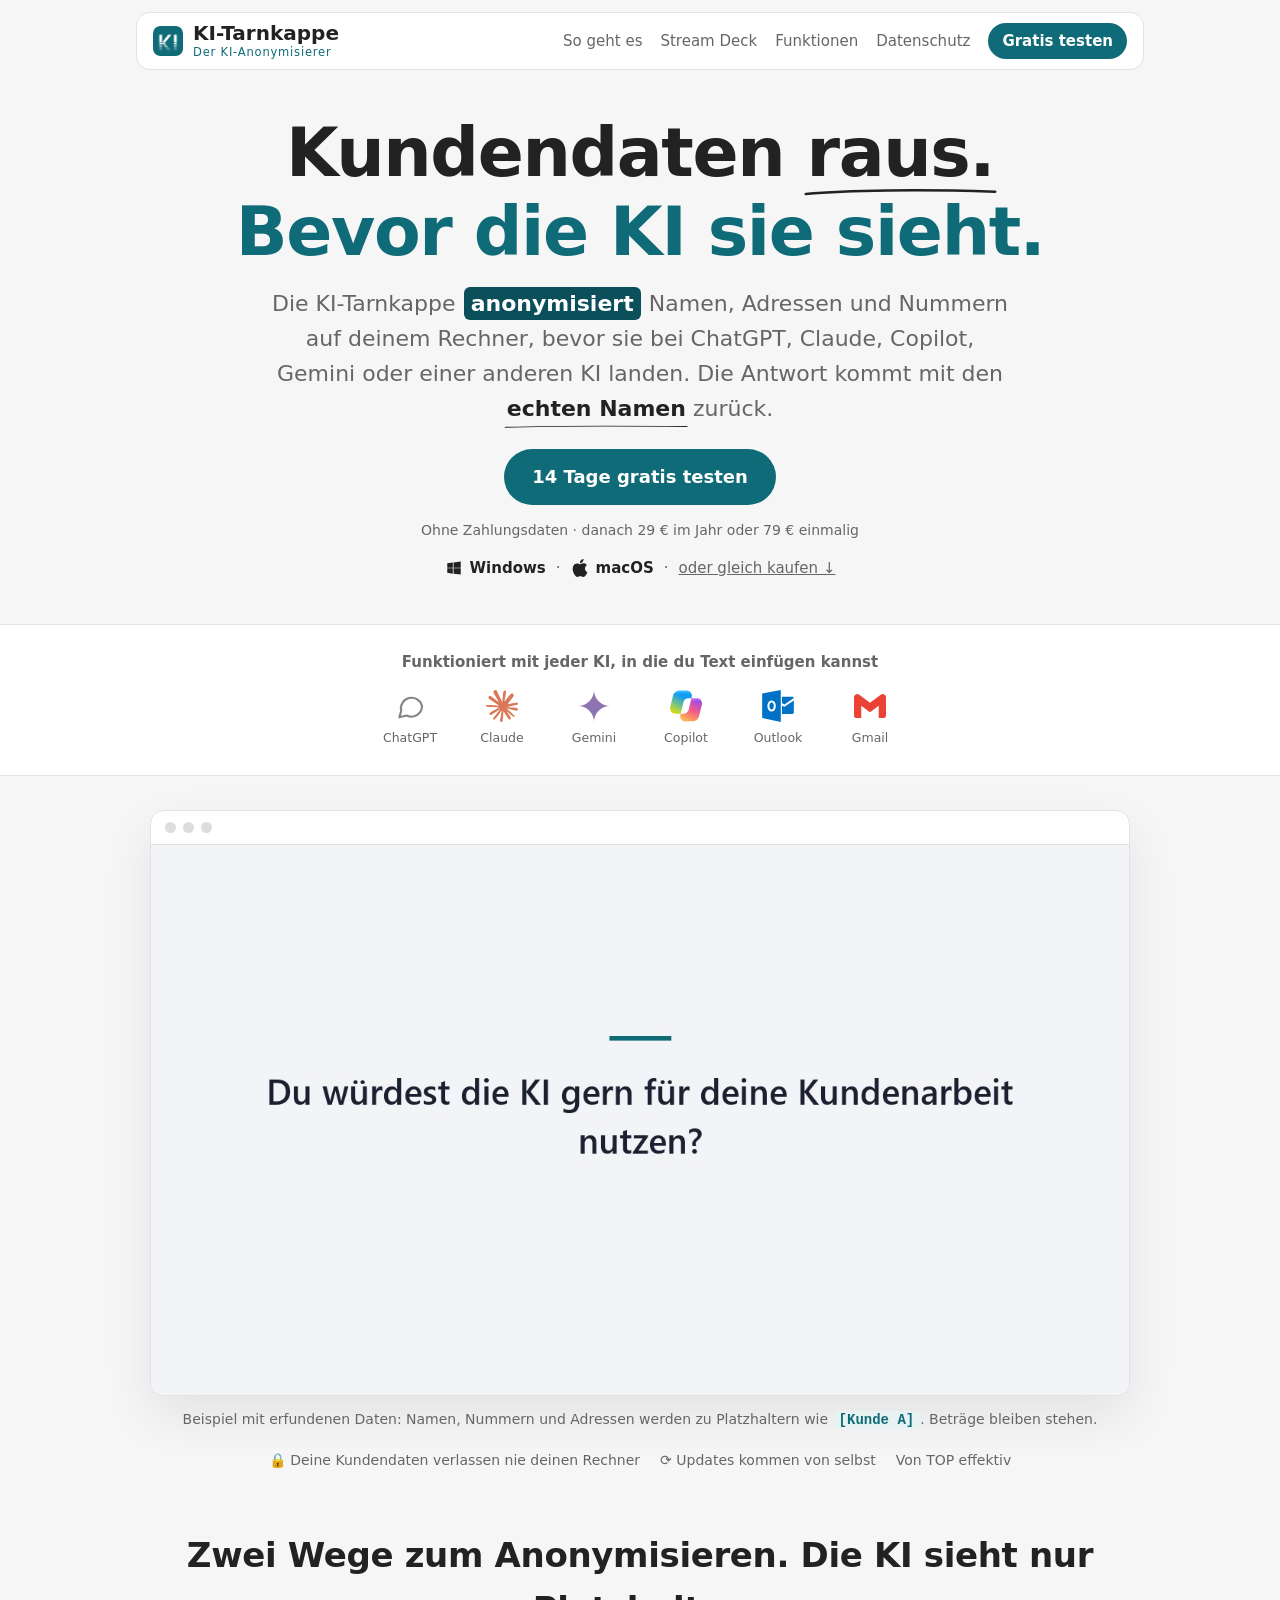
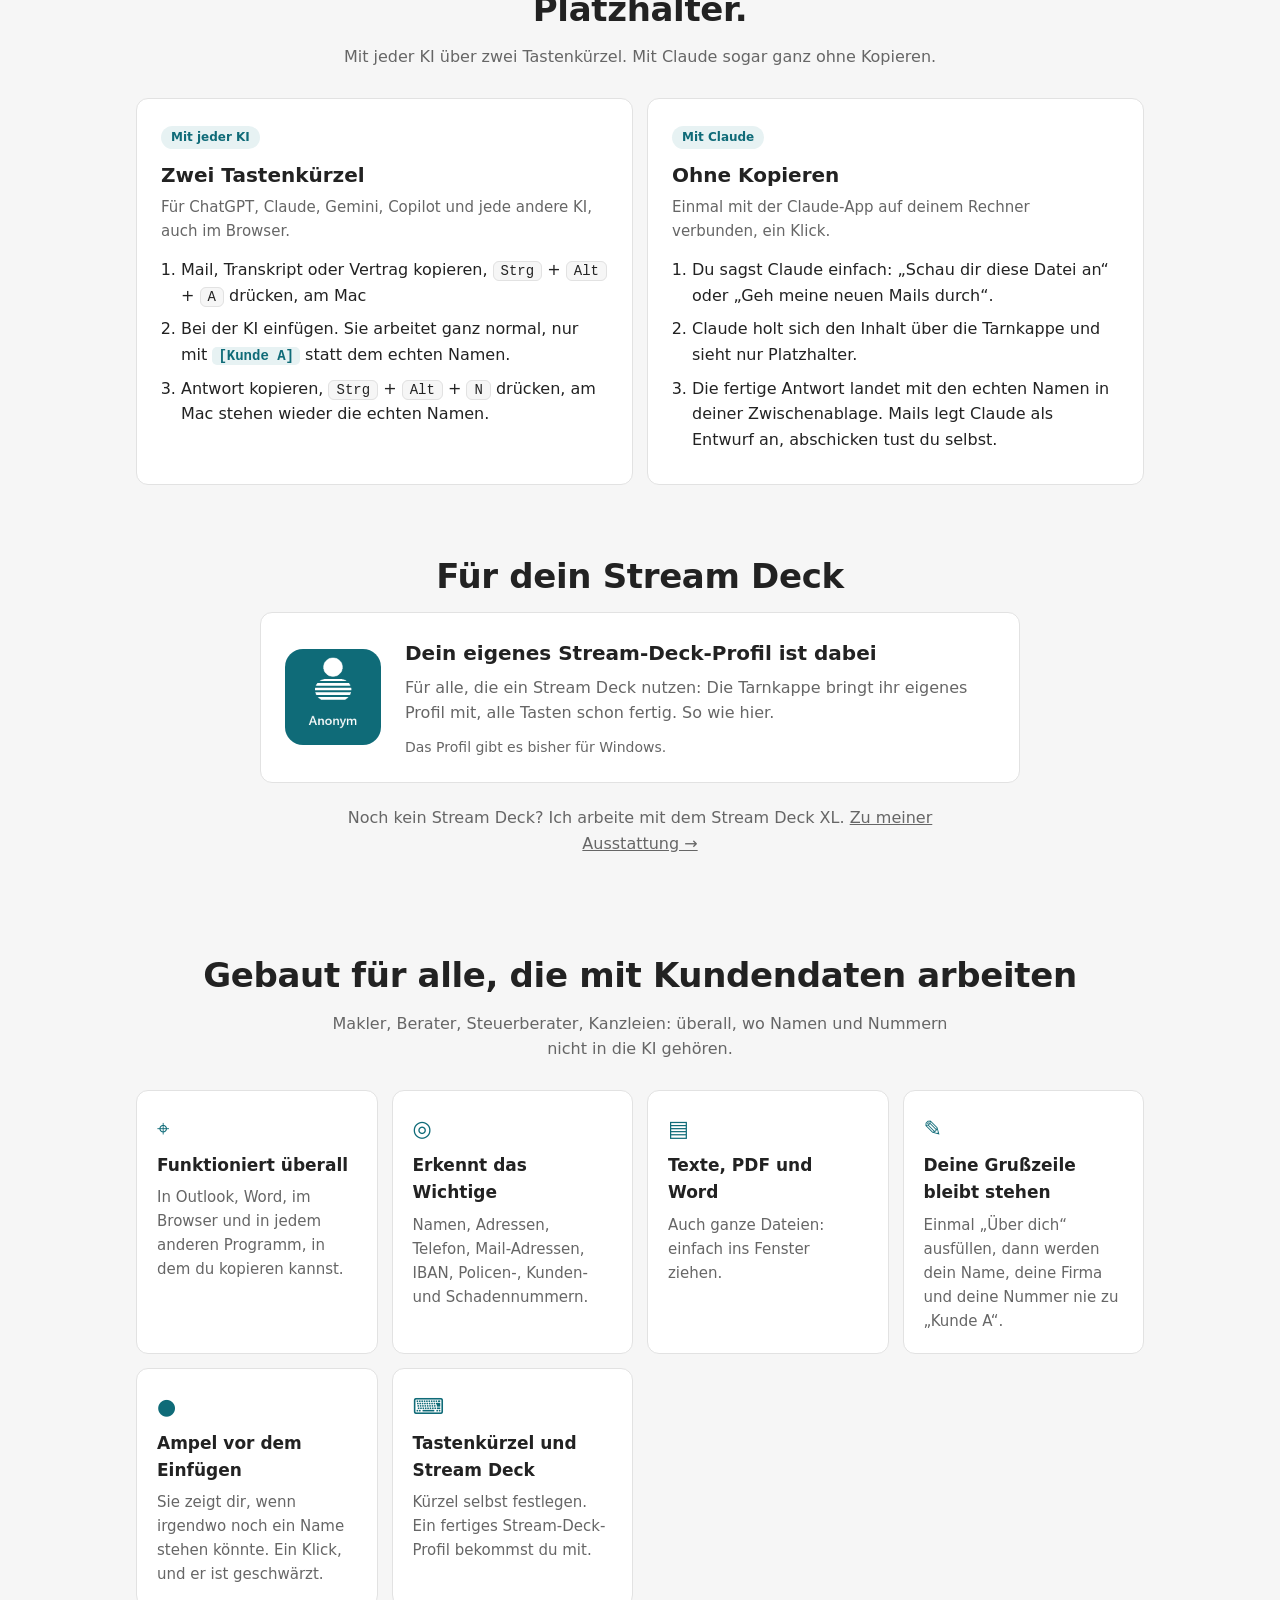
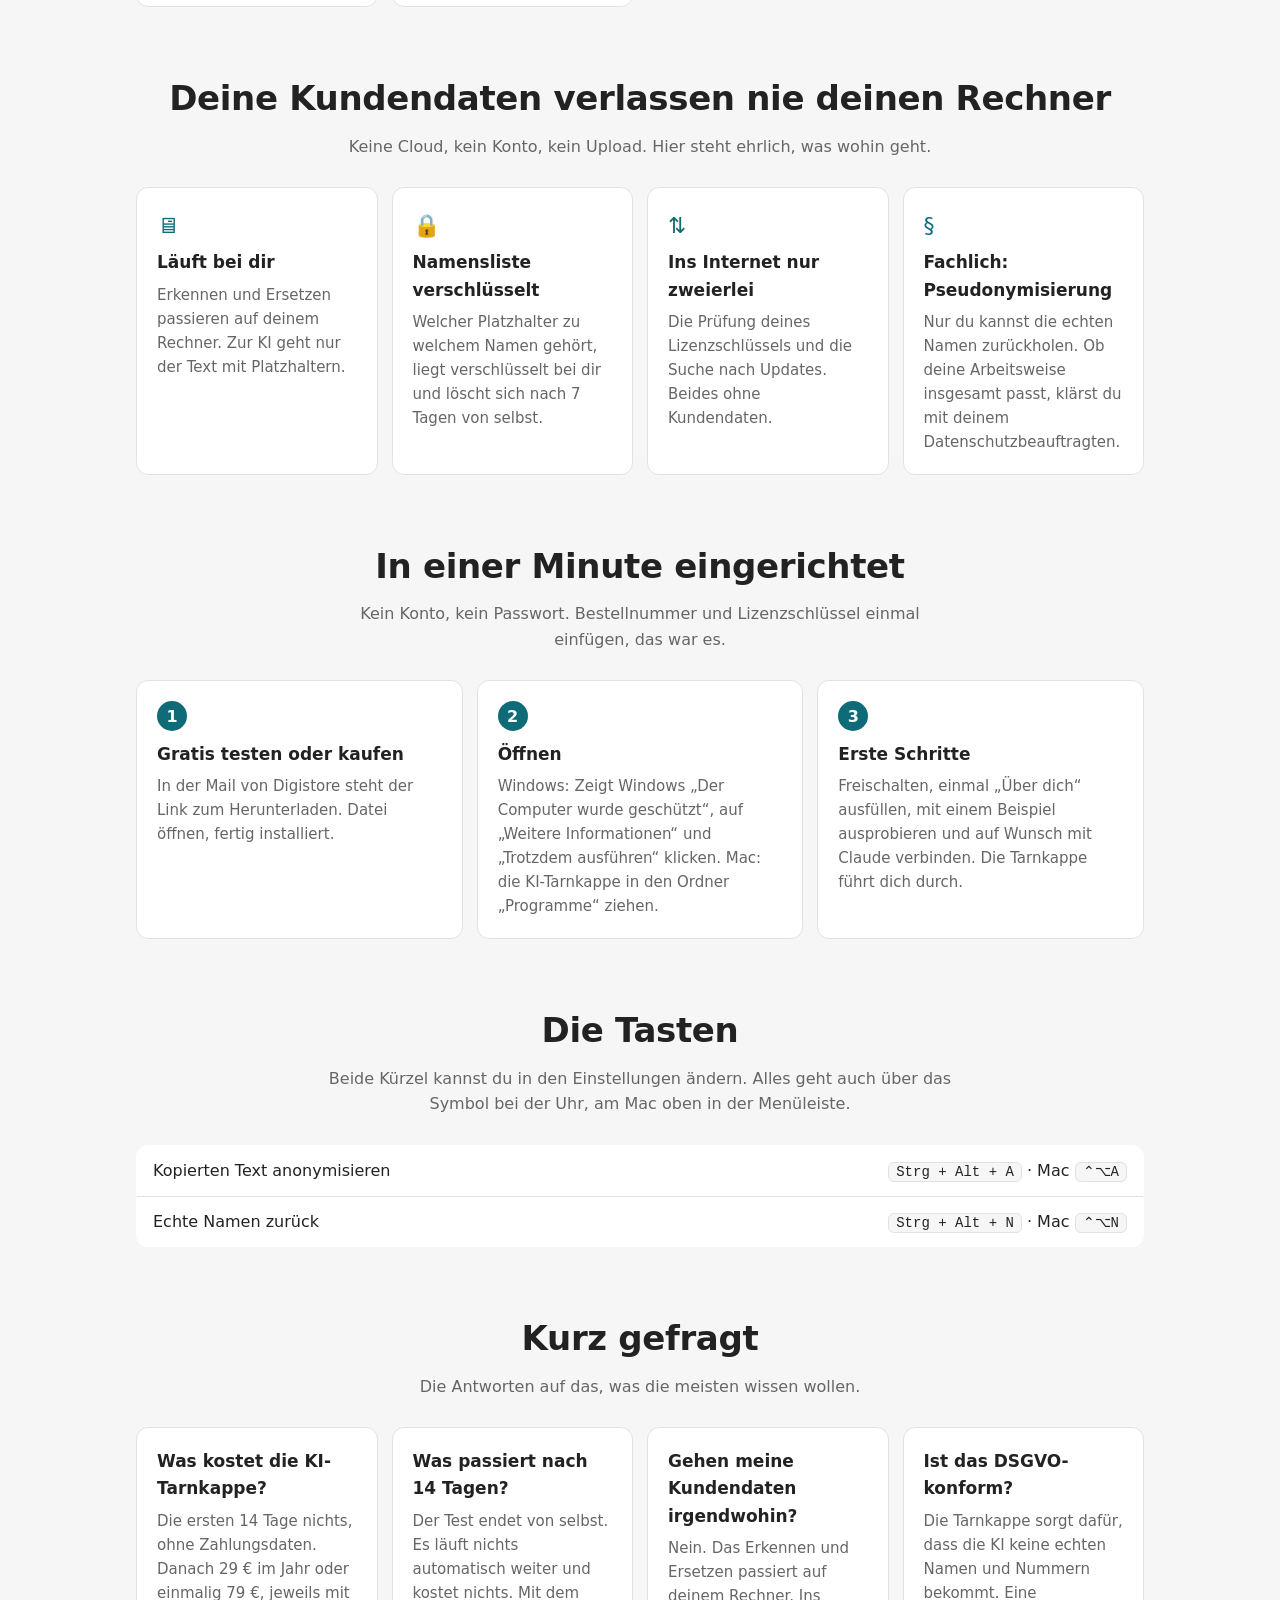
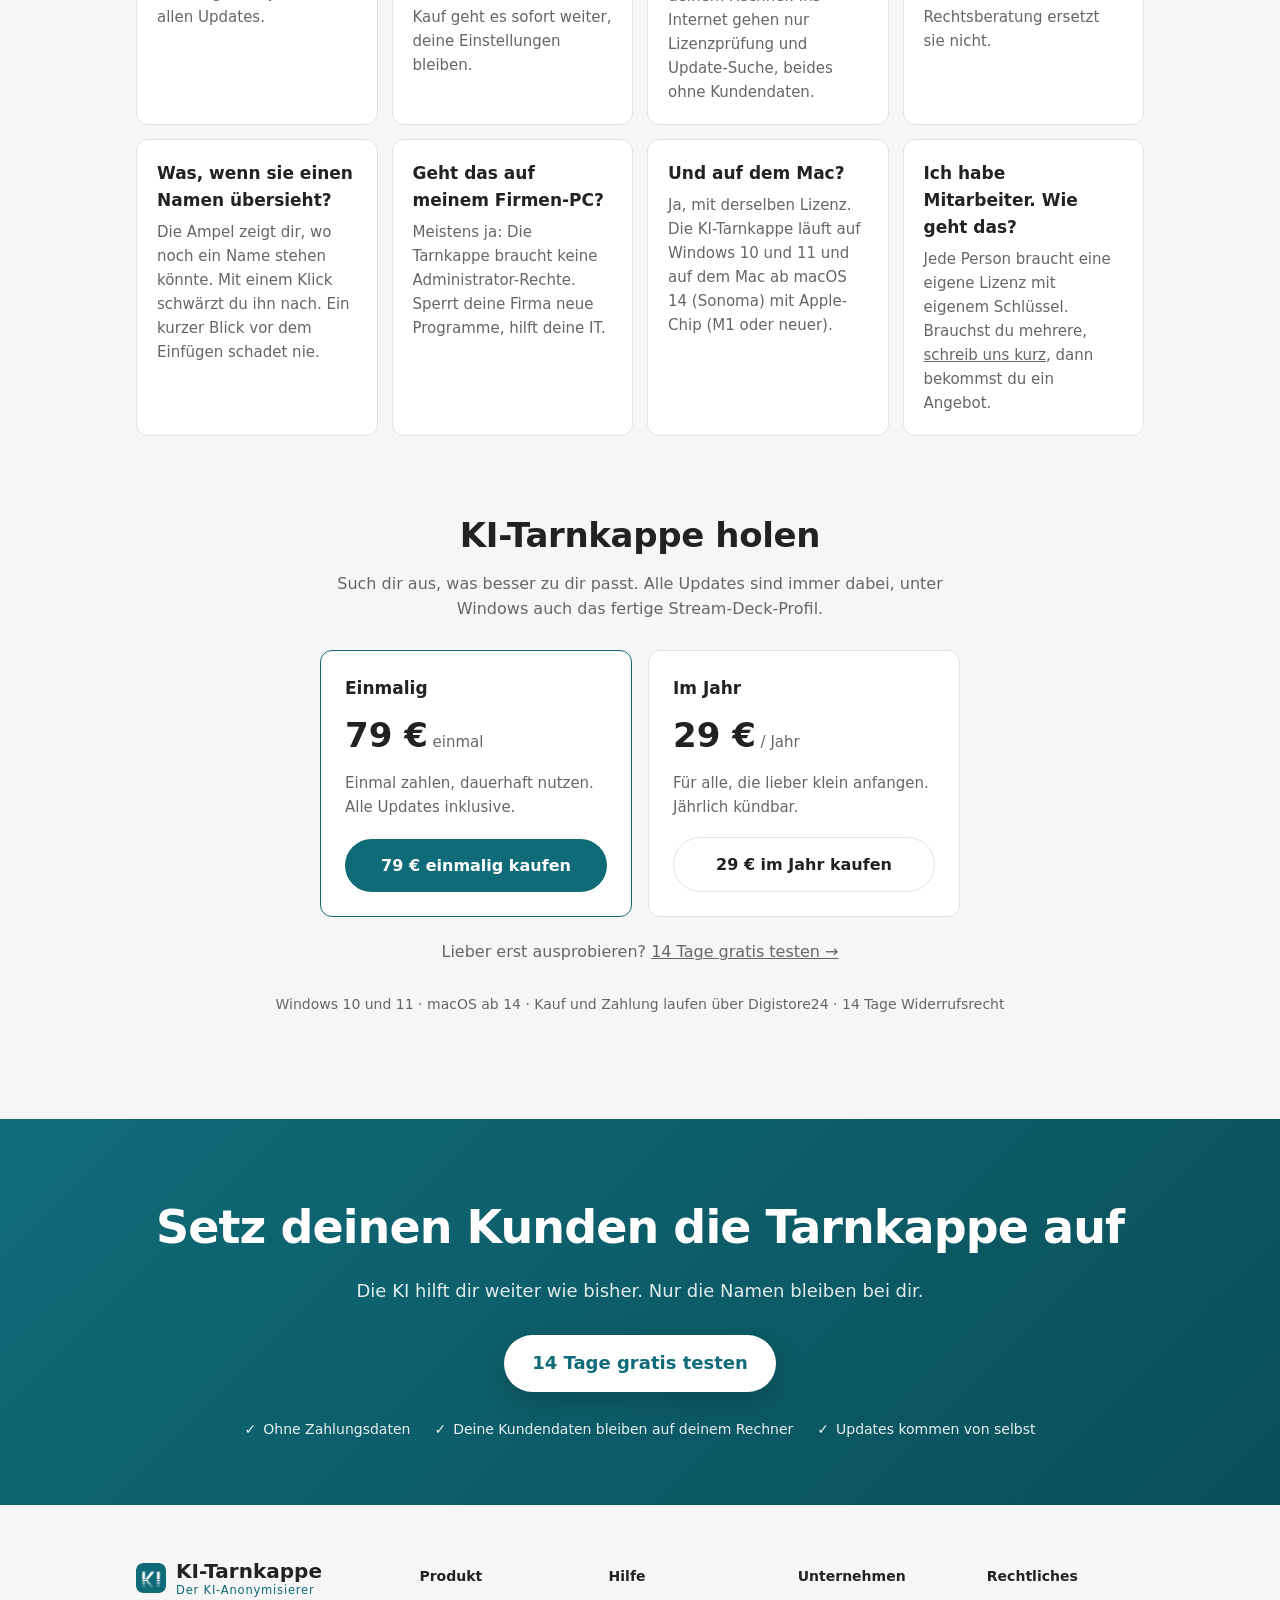
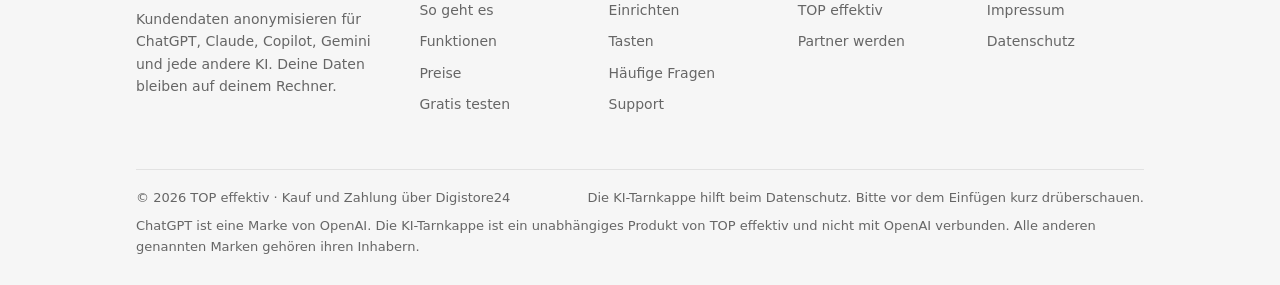
<file: index.html>
<!doctype html>
<html lang="de">
<head>
<meta charset="utf-8">
<meta name="viewport" content="width=device-width, initial-scale=1">
<title>KI-Tarnkappe · Der KI-Anonymisierer für jede KI</title>
<meta name="description" content="Die KI-Tarnkappe anonymisiert Namen, Adressen und Nummern auf deinem Rechner, bevor sie bei ChatGPT, Claude, Copilot oder Gemini landen. Die Antwort kommt mit den echten Namen zurück. Für Windows und Mac, 14 Tage gratis.">
<meta property="og:title" content="KI-Tarnkappe: Kundendaten raus, bevor die KI sie sieht">
<meta property="og:description" content="Namen, Adressen und Nummern anonymisieren, bevor sie bei ChatGPT, Claude, Copilot oder Gemini landen. Die Antwort kommt mit den echten Namen zurück.">
<meta property="og:image" content="bilder/ki-tarnkappe-ausschnitt.png">
<link rel="icon" href="bilder/logo.png">
<style>
  :root {
    --farbe: #0F6B78; --farbe-dunkel: #0A4F59; --farbe-hell: #E7F2F3;
    --text: #222; --leise: #666; --linie: #E2E2E2; --grund: #F6F6F6; --karte: #fff;
  }
  @media (prefers-color-scheme: dark) {
    :root { --text: #EEE; --leise: #AAA; --linie: #333; --grund: #161616; --karte: #1F1F1F; --farbe-hell: #12323A; }
  }
  * { box-sizing: border-box; }
  body { margin: 0; font-family: "Segoe UI", system-ui, -apple-system, Roboto, Arial, sans-serif;
         color: var(--text); background: var(--grund); line-height: 1.6; }
  a { color: inherit; }
  .huelle { max-width: 1040px; margin: 0 auto; padding: 0 16px; }

  /* Kopfleiste */
  .kopf { position: sticky; top: 12px; z-index: 5; margin-top: 12px; }
  .kopf nav { display: flex; align-items: center; gap: 18px; background: var(--karte);
              border: 1px solid var(--linie); border-radius: 14px; padding: 10px 16px; }
  .marke { display: flex; align-items: center; gap: 10px; font-weight: 700; font-size: 20px; text-decoration: none; }
  .marke img { width: 30px; height: 30px; border-radius: 7px; }
.marke-text { display: flex; flex-direction: column; line-height: 1.05; }
.marke-text small { font-size: 11.5px; font-weight: 400; color: var(--farbe); letter-spacing: .07em; margin-top: 2px; }
  .kopf .links { margin-left: auto; display: flex; gap: 18px; font-size: 15px; align-items: center; }
  .kopf .links a { text-decoration: none; color: var(--leise); }
  .kopf .links a:hover { color: var(--text); }
  .kopf .links a.mini { background: var(--farbe); color: #fff; padding: 6px 14px; border-radius: 999px; font-weight: 600; }
  .kopf .links a.mini:hover { background: var(--farbe-dunkel); color: #fff; }
  @media (max-width: 640px) { .kopf .links a.weg { display: none; } }

  /* Held */
  .held { text-align: center; padding: 44px 0 0; }
  h1 { font-size: clamp(38px, 7vw, 68px); line-height: 1.16; margin: 0 0 14px; letter-spacing: -.02em; }
  h1 span { color: var(--farbe); }
  .unter { font-size: clamp(18px, 2.4vw, 22px); color: var(--leise); max-width: 740px; margin: 0 auto; }
  .strich { position: relative; display: inline-block; font-style: normal; }
  .strich svg { position: absolute; left: -2%; bottom: -.08em; width: 104%; height: .16em; overflow: visible; }
  .strich path { fill: none; stroke: currentColor; stroke-width: 3.2; stroke-linecap: round; stroke-linejoin: round;
                 stroke-dasharray: 1; stroke-dashoffset: 1; animation: strich-ziehen .6s ease-out .35s forwards; }
  .unter .strich { color: var(--text); font-weight: 600; }
  .unter .strich path { animation-delay: 1s; }
  @keyframes strich-ziehen { to { stroke-dashoffset: 0; } }
  @media (prefers-reduced-motion: reduce) { .strich path { animation: none; stroke-dashoffset: 0; } }
  .tarn { position: relative; display: inline-block; font-style: normal; font-weight: 700; color: var(--text);
          padding: 0 .32em; margin: 0 .05em; border-radius: 6px; isolation: isolate;
          animation: tarn-schrift .25s ease-out .75s forwards; }
  .tarn::before { content: ""; position: absolute; inset: .06em 0; z-index: -1; border-radius: 6px;
                  background: var(--farbe-dunkel); transform: scaleX(0); transform-origin: left center;
                  animation: tarn-kasten .45s cubic-bezier(.6,0,.3,1) .5s forwards; }
  @keyframes tarn-kasten { to { transform: scaleX(1); } }
  @keyframes tarn-schrift { to { color: #fff; } }
  @media (prefers-reduced-motion: reduce) { .tarn { animation: none; color: #fff; } .tarn::before { animation: none; transform: none; } }
  .aktion { text-align: center; }
  .knopf { display: inline-flex; align-items: center; gap: 10px; margin-top: 30px; background: var(--farbe); color: #fff;
           text-decoration: none; font-weight: 700; font-size: 18px; padding: 14px 28px; border-radius: 999px; }
  .knopf:hover { background: var(--farbe-dunkel); }
  .aktion .knopf { margin-top: 22px; }
  .knopf.zweit { background: transparent; color: var(--text); border: 1px solid var(--linie); }
  .knopf.zweit:hover { background: var(--grund); }
  .klein { margin-top: 12px; font-size: 14px; color: var(--leise); }
  .aktion .klein { margin-top: 14px; }
  .systeme { display: flex; justify-content: center; gap: 18px; margin-top: 14px; font-size: 15px; font-weight: 600; color: var(--text); }
  .systeme span { display: inline-flex; align-items: center; gap: 7px; }
  .systeme svg { width: 18px; height: 18px; fill: currentColor; }
  .systeme .punkt { color: var(--leise); font-weight: 400; margin: 0 -8px; }
  .systeme .bald { color: var(--leise); font-weight: 400; }
  .gleich-kaufen { color: var(--leise); font-weight: 400; }
  .gleich-kaufen:hover { color: var(--text); }
  .vertrauen { display: flex; justify-content: center; flex-wrap: wrap; gap: 8px 20px; margin-top: 18px; font-size: 14px; color: var(--leise); }

  /* Logo-Band */
  .ueberall { margin: 44px auto 0; padding: 26px 0 28px; text-align: center;
              border-image: linear-gradient(var(--linie) 0 1px, var(--karte) 1px calc(100% - 1px), var(--linie) calc(100% - 1px)) fill 0 / 0 / 0 100vw; }
  .ueberall-titel { font-size: 15px; font-weight: 600; color: var(--leise); }
  .marken { display: flex; justify-content: center; flex-wrap: wrap; gap: 14px 26px; margin-top: 16px; }
  .marken div { width: 66px; }
  .marken img { display: block; width: 32px; height: 32px; margin: 0 auto; }
  .marken span { display: block; margin-top: 6px; font-size: 12.5px; color: var(--leise); }
  @media (max-width: 480px) { .marken { gap: 14px 0; } .marken div { width: 33%; } }

  /* Bild in Fensterrahmen */
  .buehne { margin: 34px auto 0; max-width: 980px; background: var(--karte); border: 1px solid var(--linie);
            border-radius: 14px; overflow: hidden; box-shadow: 0 20px 50px rgba(0,0,0,.08); }
  .buehne .leiste { height: 34px; display: flex; align-items: center; gap: 7px; padding: 0 14px; border-bottom: 1px solid var(--linie); }
  .buehne .leiste i { width: 11px; height: 11px; border-radius: 50%; background: #DDD; display: block; }
  .buehne img, .buehne video { display: block; width: 100%; height: auto; }
  .bildtext { text-align: center; color: var(--leise); font-size: 14px; margin: 12px 0 0; }

  /* Abschnitte */
  section { padding: 56px 0 8px; scroll-margin-top: 70px; }
  h2 { font-size: clamp(26px, 4vw, 34px); margin: 0 0 8px; text-align: center; letter-spacing: -.01em; }
  .zwischen { text-align: center; color: var(--leise); margin: 0 auto 28px; max-width: 640px; }
  .raster { display: grid; grid-template-columns: repeat(auto-fit, minmax(240px, 1fr)); gap: 14px; }
  .karte { background: var(--karte); border: 1px solid var(--linie); border-radius: 12px; padding: 20px; }
  .karte h3 { margin: 0 0 6px; font-size: 17px; }
  .karte p { margin: 0; color: var(--leise); font-size: 15px; }
  .zeichen { font-size: 22px; margin-bottom: 6px; color: var(--farbe); }
  .schritt b { display: inline-grid; place-items: center; width: 30px; height: 30px; border-radius: 50%;
               background: var(--farbe); color: #fff; margin-bottom: 10px; }
  .taste { font-family: Consolas, monospace; background: var(--grund); border: 1px solid var(--linie);
           border-radius: 6px; padding: 1px 7px; font-size: 14px; white-space: nowrap; }

  /* Zwei Wege */
  .wege { display: grid; grid-template-columns: repeat(auto-fit, minmax(300px, 1fr)); gap: 14px; }
  .weg-karte { background: var(--karte); border: 1px solid var(--linie); border-radius: 12px; padding: 24px; }
  .weg-karte .schild { display: inline-block; font-size: 12px; font-weight: 700; color: var(--farbe);
                       background: var(--farbe-hell); padding: 2px 10px; border-radius: 999px; margin-bottom: 10px; }
  .weg-karte h3 { margin: 0 0 4px; font-size: 20px; }
  .weg-karte .leise { color: var(--leise); font-size: 15px; margin: 0 0 14px; }
  .weg-karte ol { margin: 0; padding-left: 20px; } .weg-karte li { margin: 8px 0; }
  .deck-karte { display: flex; align-items: center; gap: 24px; max-width: 760px; margin: 0 auto;
                background: var(--karte); border: 1px solid var(--linie); border-radius: 12px; padding: 24px; }
  .deck-karte img { width: 96px; height: 96px; border-radius: 18px; flex-shrink: 0; }
  .deck-karte h3 { margin: 0 0 6px; font-size: 20px; }
  .deck-karte p { margin: 0; color: var(--leise); font-size: 16px; }
  .deck-karte .fein { font-size: 14px; margin-top: 10px; }
  @media (max-width: 520px) { .deck-karte { flex-direction: column; text-align: center; } }
  .platzhalter { font-family: Consolas, monospace; font-size: 14px; background: var(--farbe-hell); color: var(--farbe);
                 border-radius: 5px; padding: 1px 6px; white-space: nowrap; font-weight: 600; }

  table { width: 100%; border-collapse: collapse; background: var(--karte); border: 1px solid var(--linie); border-radius: 12px; overflow: hidden; }
  td { padding: 12px 16px; border-bottom: 1px solid var(--linie); }
  tr:last-child td { border-bottom: 0; }
  td:last-child { text-align: right; }

  /* Preise */
  .abschluss { text-align: center; padding: 64px 0; }
  #preise { scroll-margin-top: 96px; }
  .preise { display: grid; grid-template-columns: repeat(auto-fit, minmax(260px, 1fr)); gap: 16px; max-width: 640px; margin: 0 auto 22px; text-align: left; }
  .preis { background: var(--karte); border: 1px solid var(--linie); border-radius: 12px; padding: 24px; display: flex; flex-direction: column; }
  .preis.haupt { border-color: var(--farbe); }
  .preis h3 { margin: 0; font-size: 17px; }
  .preis .summe { font-size: 34px; font-weight: 700; margin: 6px 0 8px; }
  .preis .summe span { font-size: 15px; font-weight: 400; color: var(--leise); }
  .preis p { margin: 0 0 18px; color: var(--leise); font-size: 15px; flex: 1; }
  .preis .knopf { margin-top: 0; justify-content: center; font-size: 16px; }

  /* Schluss-Aufruf (Webseiten-Standard Muster 1) */
  .schluss { margin-top: 40px; padding: 72px 0 64px; text-align: center; color: #fff;
             background: linear-gradient(135deg, var(--farbe) 0%, var(--farbe-dunkel) 100%); }
  .schluss h2 { font-size: clamp(30px, 5vw, 46px); margin: 0 0 12px; letter-spacing: -.02em; }
  .schluss .zwischen { color: rgba(255,255,255,.88); margin-bottom: 0; font-size: 18px; }
  .schluss .knopf { background: #fff; color: var(--farbe); box-shadow: 0 10px 28px rgba(0,0,0,.18); }
  .schluss .knopf:hover { background: #EEF7F8; }
  .schluss .systeme { color: #fff; }
  .schluss-punkte { display: flex; justify-content: center; flex-wrap: wrap; gap: 8px 24px; margin-top: 26px;
                    font-size: 14px; color: rgba(255,255,255,.9); }
  .schluss-punkte span::before { content: "✓"; margin-right: 7px; font-weight: 700; }

  /* Footer in Spalten (Muster 2) */
  footer { padding: 56px 0 28px; color: var(--leise); font-size: 14px; }
  .fuss-raster { display: grid; grid-template-columns: 1.6fr repeat(4, 1fr); gap: 32px; }
  .fuss-marke p { margin: 12px 0 0; max-width: 300px; }
  .fuss-marke .marke { color: var(--text); }
  footer h4 { margin: 4px 0 12px; font-size: 14px; color: var(--text); }
  footer ul { list-style: none; margin: 0; padding: 0; }
  footer li { margin: 0 0 9px; }
  footer li a { text-decoration: none; }
  footer li a:hover { color: var(--text); text-decoration: underline; }
  .fuss-zeile { display: flex; flex-wrap: wrap; justify-content: space-between; gap: 8px 24px; margin-top: 44px;
                padding-top: 18px; border-top: 1px solid var(--linie); font-size: 13px; }
  @media (max-width: 760px) { .fuss-raster { grid-template-columns: 1fr 1fr; } .fuss-marke { grid-column: 1 / -1; } }
</style>
</head>
<body>

<div class="huelle kopf">
  <nav>
    <a class="marke" href="#"><img src="bilder/logo.png" alt=""><span class="marke-text">KI-Tarnkappe<small>Der KI-Anonymisierer</small></span></a>
    <div class="links">
      <a class="weg" href="#so-gehts">So geht es</a>
      <a class="weg" href="#stream-deck">Stream Deck</a>
      <a class="weg" href="#funktionen">Funktionen</a>
      <a class="weg" href="#datenschutz">Datenschutz</a>
      <a class="mini" href="https://www.digistore24.com/product/768239">Gratis testen</a>
    </div>
  </nav>
</div>

<main class="huelle">
  <div class="held">
    <h1>Kundendaten <em class="strich">raus.<svg viewBox="0 0 200 14" preserveAspectRatio="none" aria-hidden="true"><path pathLength="1" d="M3 9 C 45 4, 120 3, 197 6"/></svg></em><br><span>Bevor die KI sie sieht.</span></h1>
    <p class="unter">Die KI-Tarnkappe <em class="tarn">anonymisiert</em> Namen, Adressen und Nummern auf deinem Rechner, bevor sie bei ChatGPT, Claude, Copilot, Gemini oder einer anderen KI landen. Die Antwort kommt mit den <em class="strich">echten Namen<svg viewBox="0 0 200 14" preserveAspectRatio="none" aria-hidden="true"><path pathLength="1" d="M3 9 C 45 4, 120 3, 197 6"/></svg></em> zurück.</p>
  </div>

  <div class="aktion">
    <a class="knopf" href="https://www.digistore24.com/product/768239">14 Tage gratis testen</a>
    <div class="klein">Ohne Zahlungsdaten · danach 29 € im Jahr oder 79 € einmalig</div>
    <div class="systeme"><span><svg viewBox="0 0 24 24" aria-hidden="true"><path d="M3 5.6l7.4-1v7H3zM11.4 4.5L21 3.2v8.4h-9.6zM3 12.4h7.4v7.1L3 18.4zM11.4 12.4H21v8.4l-9.6-1.3z"/></svg>Windows</span><span class="punkt">·</span><span><svg viewBox="0 0 24 24" aria-hidden="true"><path d="M12.152 6.896c-.948 0-2.415-1.078-3.96-1.04-2.04.027-3.91 1.183-4.961 3.014-2.117 3.675-.546 9.103 1.519 12.09 1.013 1.454 2.208 3.09 3.792 3.039 1.52-.065 2.09-.987 3.935-.987 1.831 0 2.35.987 3.96.948 1.637-.026 2.676-1.48 3.676-2.948 1.156-1.688 1.636-3.325 1.662-3.415-.039-.013-3.182-1.221-3.22-4.857-.026-3.04 2.48-4.494 2.597-4.559-1.429-2.09-3.623-2.324-4.39-2.376-2-.156-3.675 1.09-4.61 1.09zM15.53 3.83c.843-1.012 1.4-2.427 1.245-3.83-1.207.052-2.662.805-3.532 1.818-.78.896-1.454 2.338-1.273 3.714 1.338.104 2.715-.688 3.559-1.701"/></svg>macOS</span><span class="punkt">·</span><a class="gleich-kaufen" href="#preise">oder gleich kaufen ↓</a></div>
  </div>

  <div class="ueberall">
    <div class="ueberall-titel">Funktioniert mit jeder KI, in die du Text einfügen kannst</div>
    <div class="marken">
      <div><svg class="ohne-logo" viewBox="0 0 24 24" width="32" height="32" aria-hidden="true" style="display:block;margin:0 auto" fill="none" stroke="currentColor" stroke-width="1.6" stroke-linecap="round" stroke-linejoin="round" opacity=".55"><path d="M21 12a8 8 0 0 1-11.6 7.1L4 20.5l1.4-4.9A8 8 0 1 1 21 12z"/></svg><span>ChatGPT</span></div>
      <div><img src="bilder/marken/claude.svg" alt=""><span>Claude</span></div>
      <div><img src="bilder/marken/gemini.svg" alt=""><span>Gemini</span></div>
      <div><img src="bilder/marken/copilot.svg" alt=""><span>Copilot</span></div>
      <div><img src="bilder/marken/outlook.svg" alt=""><span>Outlook</span></div>
      <div><img src="bilder/marken/gmail.svg" alt=""><span>Gmail</span></div>
    </div>
  </div>

  <div class="buehne">
    <div class="leiste"><i></i><i></i><i></i></div>
    <video src="bilder/ki-tarnkappe-film.mp4" poster="bilder/ki-tarnkappe-film.jpg" width="1280" height="720" autoplay muted loop playsinline preload="metadata" aria-label="Kurzfilm: Eine Kundenmail und eine Gesprächsnotiz werden getarnt, die KI sieht nur Platzhalter, die echten Namen kommen zurück"></video>
  </div>
  <p class="bildtext">Beispiel mit erfundenen Daten: Namen, Nummern und Adressen werden zu Platzhaltern wie <span class="platzhalter">[Kunde A]</span>. Beträge bleiben stehen.</p>
  <div class="vertrauen"><span>🔒 Deine Kundendaten verlassen nie deinen Rechner</span><span>⟳ Updates kommen von selbst</span><span>Von TOP effektiv</span></div>

  <section id="so-gehts">
    <h2>Zwei Wege zum Anonymisieren. Die KI sieht nur Platzhalter.</h2>
    <p class="zwischen">Mit jeder KI über zwei Tastenkürzel. Mit Claude sogar ganz ohne Kopieren.</p>
    <div class="wege">
      <div class="weg-karte">
        <span class="schild">Mit jeder KI</span>
        <h3>Zwei Tastenkürzel</h3>
        <p class="leise">Für ChatGPT, Claude, Gemini, Copilot und jede andere KI, auch im Browser.</p>
        <ol>
          <li>Mail, Transkript oder Vertrag kopieren, <span class="taste">Strg</span> + <span class="taste">Alt</span> + <span class="taste">A</span> drücken, am Mac 
          <li>Bei der KI einfügen. Sie arbeitet ganz normal, nur mit <span class="platzhalter">[Kunde A]</span> statt dem echten Namen.</li>
          <li>Antwort kopieren, <span class="taste">Strg</span> + <span class="taste">Alt</span> + <span class="taste">N</span> drücken, am Mac  stehen wieder die echten Namen.</li>
        </ol>
      </div>
      <div class="weg-karte">
        <span class="schild">Mit Claude</span>
        <h3>Ohne Kopieren</h3>
        <p class="leise">Einmal mit der Claude-App auf deinem Rechner verbunden, ein Klick.</p>
        <ol>
          <li>Du sagst Claude einfach: „Schau dir diese Datei an“ oder „Geh meine neuen Mails durch“.</li>
          <li>Claude holt sich den Inhalt über die Tarnkappe und sieht nur Platzhalter.</li>
          <li>Die fertige Antwort landet mit den echten Namen in deiner Zwischenablage. Mails legt Claude als Entwurf an, abschicken tust du selbst.</li>
        </ol>
      </div>
    </div>
  </section>

  <section id="stream-deck">
    <h2>Für dein Stream Deck</h2>
    <div class="deck-karte">
      <img src="bilder/streamdeck/taste-anonymisieren.png" alt="Stream-Deck-Taste Anonym: Petrol, weiße Figur mit Streifen" width="96" height="96">
      <div>
        <h3>Dein eigenes Stream-Deck-Profil ist dabei</h3>
        <p>Für alle, die ein Stream Deck nutzen: Die Tarnkappe bringt ihr eigenes Profil mit, alle Tasten schon fertig. So wie hier.</p>
        <p class="fein">Das Profil gibt es bisher für Windows.</p>
      </div>
    </div>
    <p class="zwischen" style="margin-top:22px">Noch kein Stream Deck? Ich arbeite mit dem Stream Deck XL. <a href="https://top-effektiv-kloiber.com/ausstattung/#elgato-stream-deck-xl">Zu meiner Ausstattung →</a></p>
  </section>

  <section id="funktionen">
    <h2>Gebaut für alle, die mit Kundendaten arbeiten</h2>
    <p class="zwischen">Makler, Berater, Steuerberater, Kanzleien: überall, wo Namen und Nummern nicht in die KI gehören.</p>
    <div class="raster">
      <div class="karte"><div class="zeichen">⌖</div><h3>Funktioniert überall</h3><p>In Outlook, Word, im Browser und in jedem anderen Programm, in dem du kopieren kannst.</p></div>
      <div class="karte"><div class="zeichen">◎</div><h3>Erkennt das Wichtige</h3><p>Namen, Adressen, Telefon, Mail-Adressen, IBAN, Policen-, Kunden- und Schadennummern.</p></div>
      <div class="karte"><div class="zeichen">▤</div><h3>Texte, PDF und Word</h3><p>Auch ganze Dateien: einfach ins Fenster ziehen.</p></div>
      <div class="karte"><div class="zeichen">✎</div><h3>Deine Grußzeile bleibt stehen</h3><p>Einmal „Über dich“ ausfüllen, dann werden dein Name, deine Firma und deine Nummer nie zu „Kunde A“.</p></div>
      <div class="karte"><div class="zeichen">●</div><h3>Ampel vor dem Einfügen</h3><p>Sie zeigt dir, wenn irgendwo noch ein Name stehen könnte. Ein Klick, und er ist geschwärzt.</p></div>
      <div class="karte"><div class="zeichen">⌨</div><h3>Tastenkürzel und Stream Deck</h3><p>Kürzel selbst festlegen. Ein fertiges Stream-Deck-Profil bekommst du mit.</p></div>
    </div>
  </section>

  <section id="datenschutz">
    <h2>Deine Kundendaten verlassen nie deinen Rechner</h2>
    <p class="zwischen">Keine Cloud, kein Konto, kein Upload. Hier steht ehrlich, was wohin geht.</p>
    <div class="raster">
      <div class="karte"><div class="zeichen">🖥</div><h3>Läuft bei dir</h3><p>Erkennen und Ersetzen passieren auf deinem Rechner. Zur KI geht nur der Text mit Platzhaltern.</p></div>
      <div class="karte"><div class="zeichen">🔒</div><h3>Namensliste verschlüsselt</h3><p>Welcher Platzhalter zu welchem Namen gehört, liegt verschlüsselt bei dir und löscht sich nach 7 Tagen von selbst.</p></div>
      <div class="karte"><div class="zeichen">⇅</div><h3>Ins Internet nur zweierlei</h3><p>Die Prüfung deines Lizenzschlüssels und die Suche nach Updates. Beides ohne Kundendaten.</p></div>
      <div class="karte"><div class="zeichen">§</div><h3>Fachlich: Pseudonymisierung</h3><p>Nur du kannst die echten Namen zurückholen. Ob deine Arbeitsweise insgesamt passt, klärst du mit deinem Datenschutzbeauftragten.</p></div>
    </div>
  </section>

  <section id="einrichten">
    <h2>In einer Minute eingerichtet</h2>
    <p class="zwischen">Kein Konto, kein Passwort. Bestellnummer und Lizenzschlüssel einmal einfügen, das war es.</p>
    <div class="raster">
      <div class="karte schritt"><b>1</b><h3>Gratis testen oder kaufen</h3><p>In der Mail von Digistore steht der Link zum Herunterladen. Datei öffnen, fertig installiert.</p></div>
      <div class="karte schritt"><b>2</b><h3>Öffnen</h3><p>Windows: Zeigt Windows „Der Computer wurde geschützt“, auf „Weitere Informationen“ und „Trotzdem ausführen“ klicken. Mac: die KI-Tarnkappe in den Ordner „Programme“ ziehen.</p></div>
      <div class="karte schritt"><b>3</b><h3>Erste Schritte</h3><p>Freischalten, einmal „Über dich“ ausfüllen, mit einem Beispiel ausprobieren und auf Wunsch mit Claude verbinden. Die Tarnkappe führt dich durch.</p></div>
    </div>
  </section>

  <section id="tasten">
    <h2>Die Tasten</h2>
    <p class="zwischen">Beide Kürzel kannst du in den Einstellungen ändern. Alles geht auch über das Symbol bei der Uhr, am Mac oben in der Menüleiste.</p>
    <table>
      <tr><td>Kopierten Text anonymisieren</td><td><span class="taste">Strg + Alt + A</span> · Mac <span class="taste">⌃⌥A</span></td></tr>
      <tr><td>Echte Namen zurück</td><td><span class="taste">Strg + Alt + N</span> · Mac <span class="taste">⌃⌥N</span></td></tr>
    </table>
  </section>

  <section id="fragen">
    <h2>Kurz gefragt</h2>
    <p class="zwischen">Die Antworten auf das, was die meisten wissen wollen.</p>
    <div class="raster">
      <div class="karte"><h3>Was kostet die KI-Tarnkappe?</h3><p>Die ersten 14 Tage nichts, ohne Zahlungsdaten. Danach 29 € im Jahr oder einmalig 79 €, jeweils mit allen Updates.</p></div>
      <div class="karte"><h3>Was passiert nach 14 Tagen?</h3><p>Der Test endet von selbst. Es läuft nichts automatisch weiter und kostet nichts. Mit dem Kauf geht es sofort weiter, deine Einstellungen bleiben.</p></div>
      <div class="karte"><h3>Gehen meine Kundendaten irgendwohin?</h3><p>Nein. Das Erkennen und Ersetzen passiert auf deinem Rechner. Ins Internet gehen nur Lizenzprüfung und Update-Suche, beides ohne Kundendaten.</p></div>
      <div class="karte"><h3>Ist das DSGVO-konform?</h3><p>Die Tarnkappe sorgt dafür, dass die KI keine echten Namen und Nummern bekommt. Eine Rechtsberatung ersetzt sie nicht.</p></div>
      <div class="karte"><h3>Was, wenn sie einen Namen übersieht?</h3><p>Die Ampel zeigt dir, wo noch ein Name stehen könnte. Mit einem Klick schwärzt du ihn nach. Ein kurzer Blick vor dem Einfügen schadet nie.</p></div>
      <div class="karte"><h3>Geht das auf meinem Firmen-PC?</h3><p>Meistens ja: Die Tarnkappe braucht keine Administrator-Rechte. Sperrt deine Firma neue Programme, hilft deine IT.</p></div>
      <div class="karte"><h3>Und auf dem Mac?</h3><p>Ja, mit derselben Lizenz. Die KI-Tarnkappe läuft auf Windows 10 und 11 und auf dem Mac ab macOS 14 (Sonoma) mit Apple-Chip (M1 oder neuer).</p></div>
      <div class="karte"><h3>Ich habe Mitarbeiter. Wie geht das?</h3><p>Jede Person braucht eine eigene Lizenz mit eigenem Schlüssel. Brauchst du mehrere, <a href="mailto:digistore@topeffektiv.zohodesk.eu?subject=Team-Lizenzen%20f%C3%BCr%20die%20KI-Tarnkappe">schreib uns kurz</a>, dann bekommst du ein Angebot.</p></div>
    </div>
  </section>

  <section id="holen" class="abschluss">
    <h2>KI-Tarnkappe holen</h2>
    <p class="zwischen">Such dir aus, was besser zu dir passt. Alle Updates sind immer dabei, unter Windows auch das fertige Stream-Deck-Profil.</p>
    <div class="preise" id="preise">
      <div class="preis haupt">
        <h3>Einmalig</h3>
        <div class="summe">79&nbsp;€<span> einmal</span></div>
        <p>Einmal zahlen, dauerhaft nutzen. Alle Updates inklusive.</p>
        <a class="knopf" href="https://www.digistore24.com/product/768236?plan=1567492">79 € einmalig kaufen</a>
      </div>
      <div class="preis">
        <h3>Im Jahr</h3>
        <div class="summe">29&nbsp;€<span> / Jahr</span></div>
        <p>Für alle, die lieber klein anfangen. Jährlich kündbar.</p>
        <a class="knopf zweit" href="https://www.digistore24.com/product/768236?plan=1567493">29 € im Jahr kaufen</a>
      </div>
    </div>
    <p class="zwischen">Lieber erst ausprobieren? <a href="https://www.digistore24.com/product/768239">14 Tage gratis&nbsp;testen&nbsp;→</a></p>
    <div class="klein">Windows 10 und 11 · macOS ab 14 · Kauf und Zahlung laufen über Digistore24 · 14 Tage Widerrufsrecht</div>
  </section>
</main>

<section class="schluss">
  <div class="huelle">
    <h2>Setz deinen Kunden die Tarnkappe auf</h2>
    <p class="zwischen">Die KI hilft dir weiter wie bisher. Nur die Namen bleiben bei dir.</p>
    <a class="knopf" href="https://www.digistore24.com/product/768239">14 Tage gratis testen</a>
    <div class="schluss-punkte">
      <span>Ohne Zahlungsdaten</span>
      <span>Deine Kundendaten bleiben auf deinem Rechner</span>
      <span>Updates kommen von selbst</span>
    </div>
  </div>
</section>

<footer>
  <div class="huelle">
    <div class="fuss-raster">
      <div class="fuss-marke">
        <a class="marke" href="#"><img src="bilder/logo.png" alt=""><span class="marke-text">KI-Tarnkappe<small>Der KI-Anonymisierer</small></span></a>
        <p>Kundendaten anonymisieren für ChatGPT, Claude, Copilot, Gemini und jede andere KI. Deine Daten bleiben auf deinem Rechner.</p>
      </div>
      <div>
        <h4>Produkt</h4>
        <ul>
          <li><a href="#so-gehts">So geht es</a></li>
          <li><a href="#funktionen">Funktionen</a></li>
          <li><a href="#preise">Preise</a></li>
          <li><a href="https://www.digistore24.com/product/768239">Gratis testen</a></li>
        </ul>
      </div>
      <div>
        <h4>Hilfe</h4>
        <ul>
          <li><a href="#einrichten">Einrichten</a></li>
          <li><a href="#tasten">Tasten</a></li>
          <li><a href="#fragen">Häufige Fragen</a></li>
          <li><a href="mailto:support@top-effektiv.de">Support</a></li>
        </ul>
      </div>
      <div>
        <h4>Unternehmen</h4>
        <ul>
          <li><a href="https://top-effektiv.com/">TOP effektiv</a></li>
          <li><a href="partner.html">Partner werden</a></li>
        </ul>
      </div>
      <div>
        <h4>Rechtliches</h4>
        <ul>
          <li><a href="impressum.html">Impressum</a></li>
          <li><a href="datenschutz.html">Datenschutz</a></li>
        </ul>
      </div>
    </div>

    <div class="fuss-zeile">
      <span>© 2026 TOP effektiv · Kauf und Zahlung über Digistore24</span>
      <span>Die KI-Tarnkappe hilft beim Datenschutz. Bitte vor dem Einfügen kurz drüberschauen.</span>
      <span>ChatGPT ist eine Marke von OpenAI. Die KI-Tarnkappe ist ein unabhängiges Produkt von TOP effektiv und nicht mit OpenAI verbunden. Alle anderen genannten Marken gehören ihren Inhabern.</span>
    </div>
  </div>
</footer>

<script>
  // Partner-Link (?aff=ID): Kauf-Knöpfe bekommen die ID mit, damit Digistore24 den Kauf dem Partner zuordnet.
  // Ohne Cookie, ohne fremdes Skript: gespeichert wird nichts
  (function () {
    var aff = new URLSearchParams(location.search).get('aff') || '';
    if (!/^[A-Za-z0-9_.-]{2,40}$/.test(aff)) return;
    document.querySelectorAll('a[href*="digistore24.com/product/768236"], a[href*="digistore24.com/product/768239"]').forEach(function (a) {
      a.href += (a.href.indexOf('?') < 0 ? '?' : '&') + 'aff=' + encodeURIComponent(aff);
      // Testversion: die ID zusätzlich ins freie Digistore-Feld „custom“. Digistore gibt sie an die
      // Danke-Seite weiter (a=[CUSTOM]), so merkt sich das Programm den Partner für den späteren Kauf
      if (a.href.indexOf('/product/768239') >= 0) a.href += '&custom=' + encodeURIComponent(aff);
    });
  })();
</script>

</body>
</html>
</file>
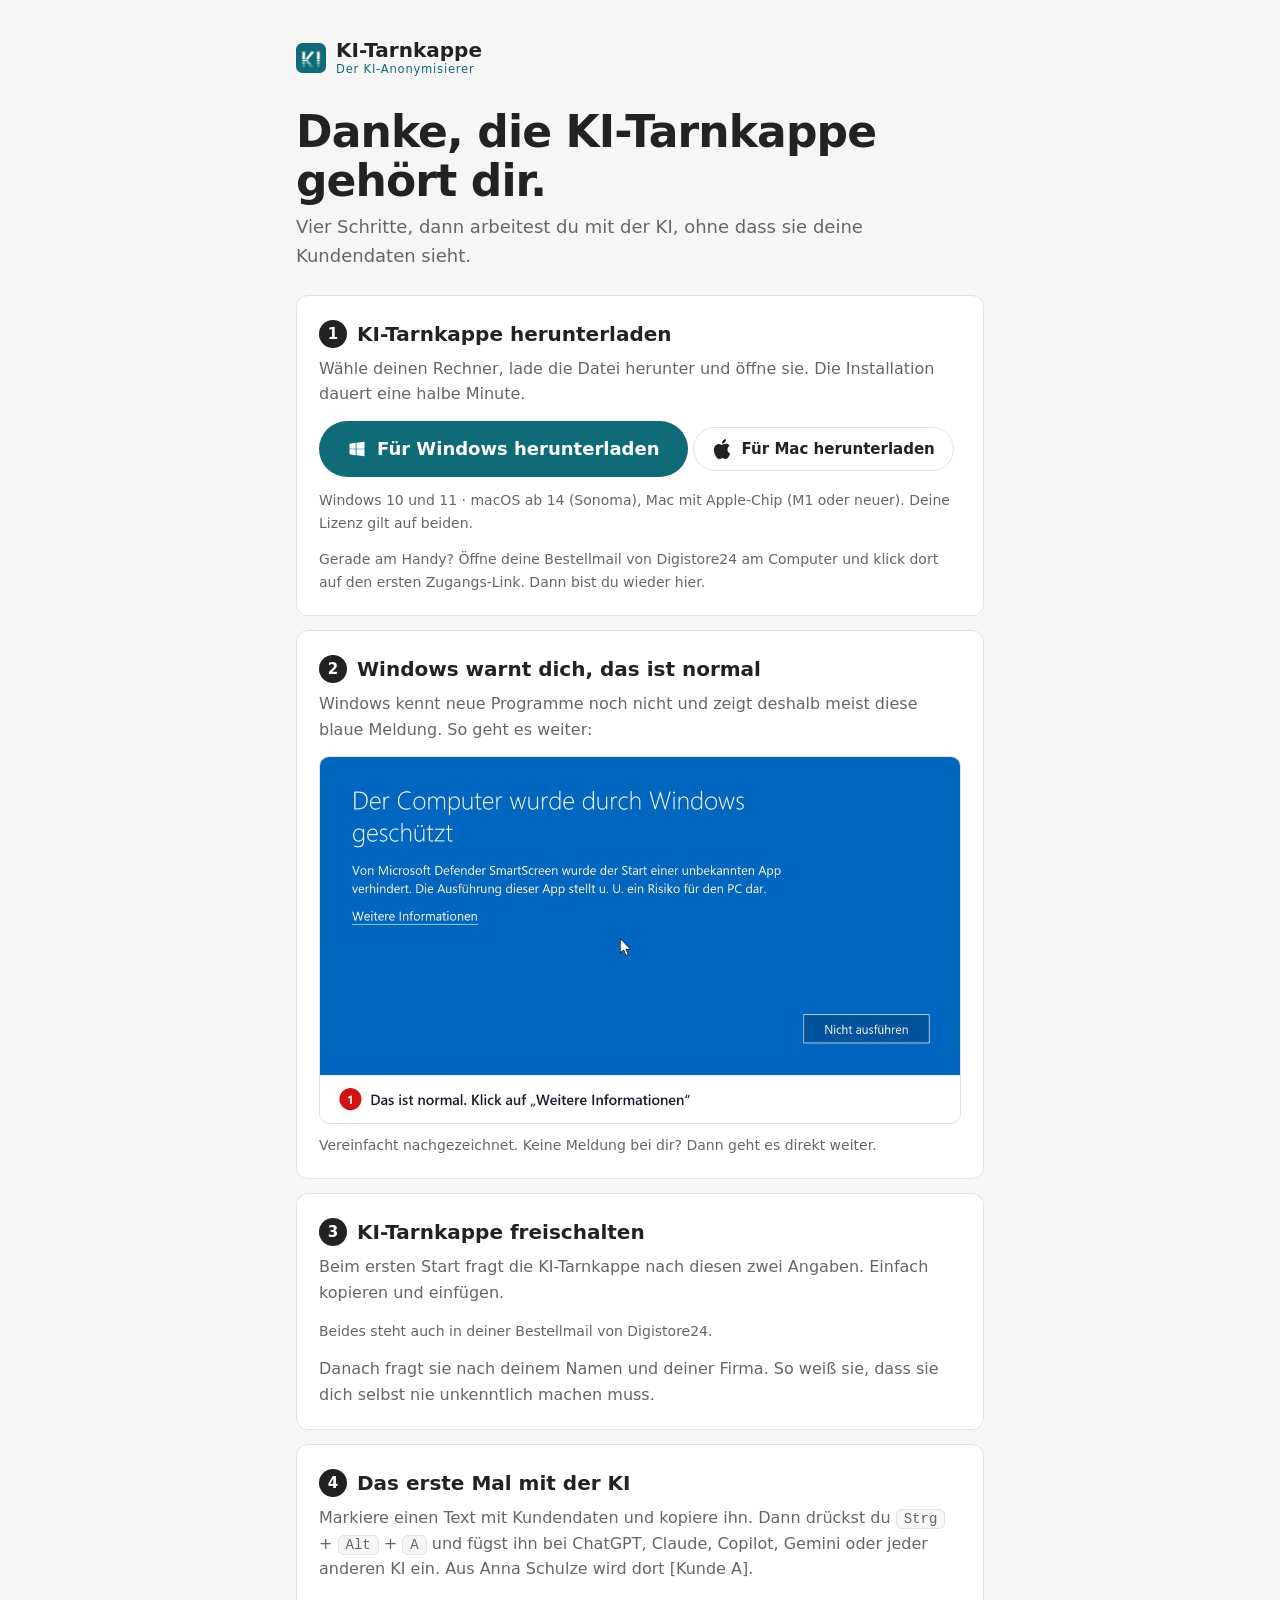
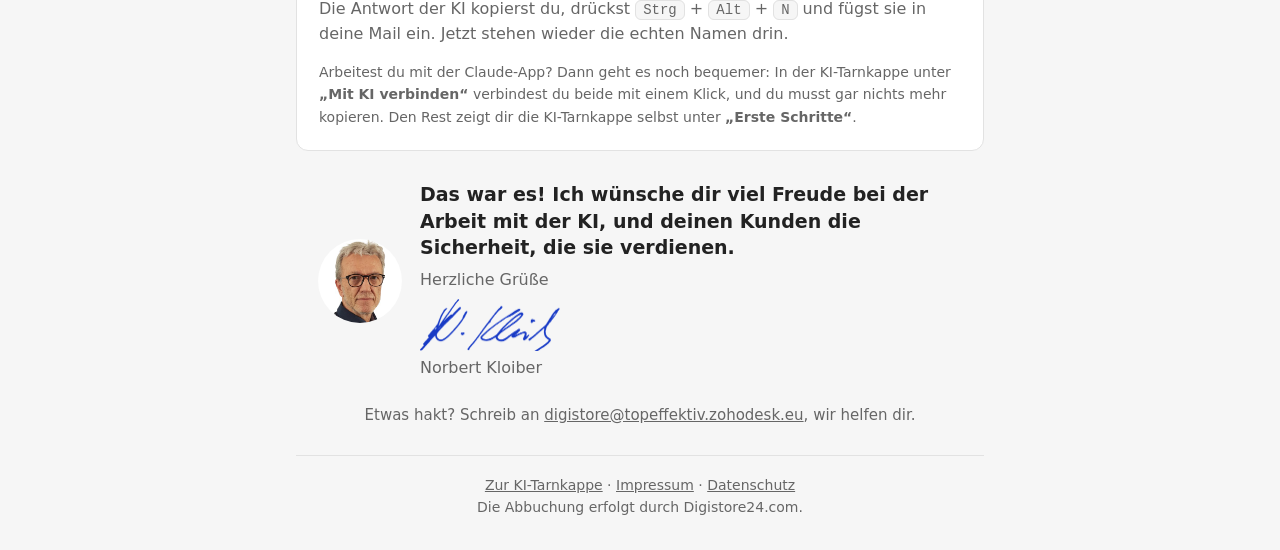
<file: danke.html>
<!doctype html>
<html lang="de">
<head>
<meta charset="utf-8">
<meta name="viewport" content="width=device-width, initial-scale=1">
<title>KI-Tarnkappe freigeschaltet</title>
<meta name="robots" content="noindex">
<link rel="icon" href="bilder/logo.png">
<link rel="stylesheet" href="kauf.css?v=2">
</head>
<body>
<main>
  <a class="marke" href="./"><img src="bilder/logo.png" alt=""><span class="marke-text">KI-Tarnkappe<small>Der KI-Anonymisierer</small></span></a>

  <h1 data-mit-name="Danke, {n}! Die KI-Tarnkappe gehört dir.">Danke, die KI-Tarnkappe gehört dir.</h1>
  <p class="unter">Vier Schritte, dann arbeitest du mit der KI, ohne dass sie deine Kundendaten sieht.</p>

  <div class="karte">
    <h2><span class="nr">1</span>KI-Tarnkappe herunterladen</h2>
    <p id="dl-text">Wähle deinen Rechner, lade die Datei herunter und öffne sie. Die Installation dauert eine halbe Minute.</p>
    <a class="knopf" id="dl-win" href="KI-Tarnkappe-Setup.exe" download><svg viewBox="0 0 24 24" aria-hidden="true" width="20" height="20" fill="currentColor"><path d="M3 5.6l7.4-1v7H3zM11.4 4.5L21 3.2v8.4h-9.6zM3 12.4h7.4v7.1L3 18.4zM11.4 12.4H21v8.4l-9.6-1.3z"/></svg>Für Windows herunterladen</a>
    <a class="knopf zweit" id="dl-mac" href="KI-Tarnkappe-Mac.dmg" download><svg viewBox="0 0 24 24" aria-hidden="true" width="20" height="20" fill="currentColor"><path d="M12.152 6.896c-.948 0-2.415-1.078-3.96-1.04-2.04.027-3.91 1.183-4.961 3.014-2.117 3.675-.546 9.103 1.519 12.09 1.013 1.454 2.208 3.09 3.792 3.039 1.52-.065 2.09-.987 3.935-.987 1.831 0 2.35.987 3.96.948 1.637-.026 2.676-1.48 3.676-2.948 1.156-1.688 1.636-3.325 1.662-3.415-.039-.013-3.182-1.221-3.22-4.857-.026-3.04 2.48-4.494 2.597-4.559-1.429-2.09-3.623-2.324-4.39-2.376-2-.156-3.675 1.09-4.61 1.09zM15.53 3.83c.843-1.012 1.4-2.427 1.245-3.83-1.207.052-2.662.805-3.532 1.818-.78.896-1.454 2.338-1.273 3.714 1.338.104 2.715-.688 3.559-1.701"/></svg>Für Mac herunterladen</a>
    <p class="klein" style="margin-top:12px">Windows 10 und 11 · macOS ab 14 (Sonoma), Mac mit Apple-Chip (M1 oder neuer). Deine Lizenz gilt auf beiden.</p>
    <p class="klein" style="margin-top:14px">Gerade am Handy? Öffne deine Bestellmail von Digistore24 am Computer und klick dort auf den ersten Zugangs-Link. Dann bist du wieder hier.</p>
  </div>

  <div class="karte" id="k-mac-oeffnen" hidden>
    <h2><span class="nr">2</span>In den Ordner „Programme“ ziehen</h2>
    <p>Öffne die heruntergeladene Datei und zieh die KI-Tarnkappe auf den Ordner „Programme“. Beim ersten Start fragt der Mac einmal, ob du sie wirklich öffnen möchtest: auf „Öffnen“ klicken. Apple hat die KI-Tarnkappe geprüft.</p>
  </div>

  <div class="karte" id="k-win-warnung">
    <h2><span class="nr">2</span>Windows warnt dich, das ist normal</h2>
    <p>Windows kennt neue Programme noch nicht und zeigt deshalb meist diese blaue Meldung. So geht es weiter:</p>
    <video class="film" autoplay muted loop playsinline preload="metadata" poster="bilder/windows-warnung.jpg" width="1120" height="640" aria-label="Klick auf Weitere Informationen, danach auf Trotzdem ausführen">
      <source src="bilder/windows-warnung.mp4" type="video/mp4">
    </video>
    <p class="klein">Vereinfacht nachgezeichnet. Keine Meldung bei dir? Dann geht es direkt weiter.</p>
  </div>

  <div class="karte" id="k-freischalten">
    <h2><span class="nr">3</span>KI-Tarnkappe freischalten</h2>
    <p>Beim ersten Start fragt die KI-Tarnkappe nach diesen zwei Angaben. Einfach kopieren und einfügen.</p>
    <div id="freischalten" hidden>
      <div class="wert"><span>Bestellnummer</span><code id="wert-b"></code><button type="button" data-feld="wert-b">Kopieren</button></div>
      <div class="wert"><span>Lizenzschlüssel</span><code id="wert-k"></code><button type="button" data-feld="wert-k">Kopieren</button></div>
    </div>
    <p class="klein" style="margin-top:12px">Beides steht auch in deiner Bestellmail von Digistore24.</p>
    <p>Danach fragt sie nach deinem Namen und deiner Firma. So weiß sie, dass sie dich selbst nie unkenntlich machen muss.</p>
  </div>

  <div class="karte">
    <h2><span class="nr">4</span>Das erste Mal mit der KI</h2>
    <p>Markiere einen Text mit Kundendaten und kopiere ihn. Dann drückst du <span class="taste">Strg</span> + <span class="taste">Alt</span> + <span class="taste">A</span> und fügst ihn bei ChatGPT, Claude, Copilot, Gemini oder jeder anderen KI ein. Aus Anna Schulze wird dort [Kunde A].</p>
    <p>Die Antwort der KI kopierst du, drückst <span class="taste">Strg</span> + <span class="taste">Alt</span> + <span class="taste">N</span> und fügst sie in deine Mail ein. Jetzt stehen wieder die echten Namen drin.</p>
    <p class="klein">Arbeitest du mit der Claude-App? Dann geht es noch bequemer: In der KI-Tarnkappe unter <b>„Mit KI verbinden“</b> verbindest du beide mit einem Klick, und du musst gar nichts mehr kopieren. Den Rest zeigt dir die KI-Tarnkappe selbst unter <b>„Erste Schritte“</b>.</p>
  </div>

  <div class="gruss">
    <img src="bilder/norbert-kloiber.jpg" width="84" height="84" alt="Norbert Kloiber">
    <div>
      <p class="gruss-text" data-mit-name="Das war es, {n}! Ich wünsche dir viel Freude bei der Arbeit mit der KI, und deinen Kunden die Sicherheit, die sie verdienen.">Das war es! Ich wünsche dir viel Freude bei der Arbeit mit der KI, und deinen Kunden die Sicherheit, die sie verdienen.</p>
      <p class="gruss-name">Herzliche Grüße</p>
      <img class="gruss-unterschrift" src="bilder/unterschrift-norbert.png" width="280" height="105" alt="Unterschrift von Norbert Kloiber">
      <p class="gruss-name">Norbert Kloiber</p>
    </div>
  </div>

  <p class="zweig">Etwas hakt? Schreib an <a href="mailto:digistore@topeffektiv.zohodesk.eu">digistore@topeffektiv.zohodesk.eu</a>, wir helfen dir.</p>

  <footer>
    <a href="./">Zur KI-Tarnkappe</a> · <a href="impressum.html">Impressum</a> · <a href="datenschutz.html">Datenschutz</a><br>
    Die Abbuchung erfolgt durch Digistore24.com.
  </footer>
  <script>
  // Am Mac: Mac-Knopf nach vorn, Mac-Schritt statt Windows-Warnung, Mac-Tasten (⌃⌥A statt Strg+Alt+A)
  (function () {
    var p = (navigator.userAgentData && navigator.userAgentData.platform) || navigator.platform || "";
    if (!/mac/i.test(p) || navigator.maxTouchPoints > 1) return;
    var $ = function (id) { return document.getElementById(id); };
    var win = $("dl-win"), mac = $("dl-mac");
    win.className = "knopf zweit"; mac.className = "knopf";
    mac.parentNode.insertBefore(mac, win);
    $("k-win-warnung").hidden = true; $("k-mac-oeffnen").hidden = false;
    document.querySelectorAll(".taste").forEach(function (t) {
      if (t.textContent === "Strg") t.textContent = "⌃";
      else if (t.textContent === "Alt") t.textContent = "⌥";
    });
  })();

  // Testzeit (t=1, Produkt „KI-Tarnkappe – 14 Tage gratis testen“): andere Überschrift, Hinweis auf die 14 Tage
  (function () {
    if (new URLSearchParams(location.search).get("t") !== "1") return;
    var h = document.querySelector("h1");
    h.dataset.mitName = "Schön, {n}! Du testest die KI-Tarnkappe jetzt 14 Tage gratis.";
    h.textContent = "Schön! Du testest die KI-Tarnkappe jetzt 14 Tage gratis.";
    var hinweis = document.createElement("p");
    hinweis.className = "klein";
    hinweis.style.marginTop = "12px";
    hinweis.textContent = "In den 14 Tagen kannst du alles nutzen. Danach fragt die KI-Tarnkappe nach einer Bestellung. " +
      "Gefällt sie dir, holst du sie mit einem Klick im Programm und trägst die neue Bestellung ein.";
    document.querySelector("#k-freischalten p").after(hinweis);
    var g = document.querySelector(".gruss-text");
    g.dataset.mitName = "Das war es, {n}! Viel Freude beim Ausprobieren.";
    g.textContent = "Das war es! Viel Freude beim Ausprobieren.";
  })();

  // Vorname (n) kommt von Digistore in der Adresse. Fehlt er, bleiben die neutralen Texte
  (function () {
    var n = (new URLSearchParams(location.search).get("n") || "").trim();
    if (!n || n.charAt(0) === "[" || n.length > 30) return;
    if (n === n.toLowerCase() || n === n.toUpperCase()) n = n.charAt(0).toUpperCase() + n.slice(1).toLowerCase();
    document.querySelectorAll("[data-mit-name]").forEach(function (el) {
      el.textContent = el.dataset.mitName.split("{n}").join(n);
    });
  })();

  // Digistore hängt Bestellnummer (b) und Lizenzschlüssel (k) an die Adresse
  (function () {
    var p = new URLSearchParams(location.search), b = p.get("b"), k = p.get("k");
    if (!b || !k || b.charAt(0) === "[") return;
    document.getElementById("wert-b").textContent = b;
    document.getElementById("wert-k").textContent = k;
    // Testversion über einen Partner (a): die ID wandert mit der Bestellnummer ins Programm,
    // damit der spätere Kauf dort dem Partner gutgeschrieben wird
    var a = p.get("a") || "";
    if (p.get("t") === "1" && /^[A-Za-z0-9_.\-]{2,40}$/.test(a)) {
      document.getElementById("wert-b").textContent = b + " (Partner: " + a + ")";   // offen sichtbar, nichts Verstecktes
    }
    document.getElementById("freischalten").hidden = false;
    document.querySelectorAll(".wert button").forEach(function (knopf) {
      knopf.addEventListener("click", function () {
        navigator.clipboard.writeText(document.getElementById(knopf.dataset.feld).textContent).then(function () {
          knopf.textContent = "Kopiert ✓";
          setTimeout(function () { knopf.textContent = "Kopieren"; }, 1800);
        });
      });
    });
  })();
  </script>
</main>
</body>
</html>
</file>
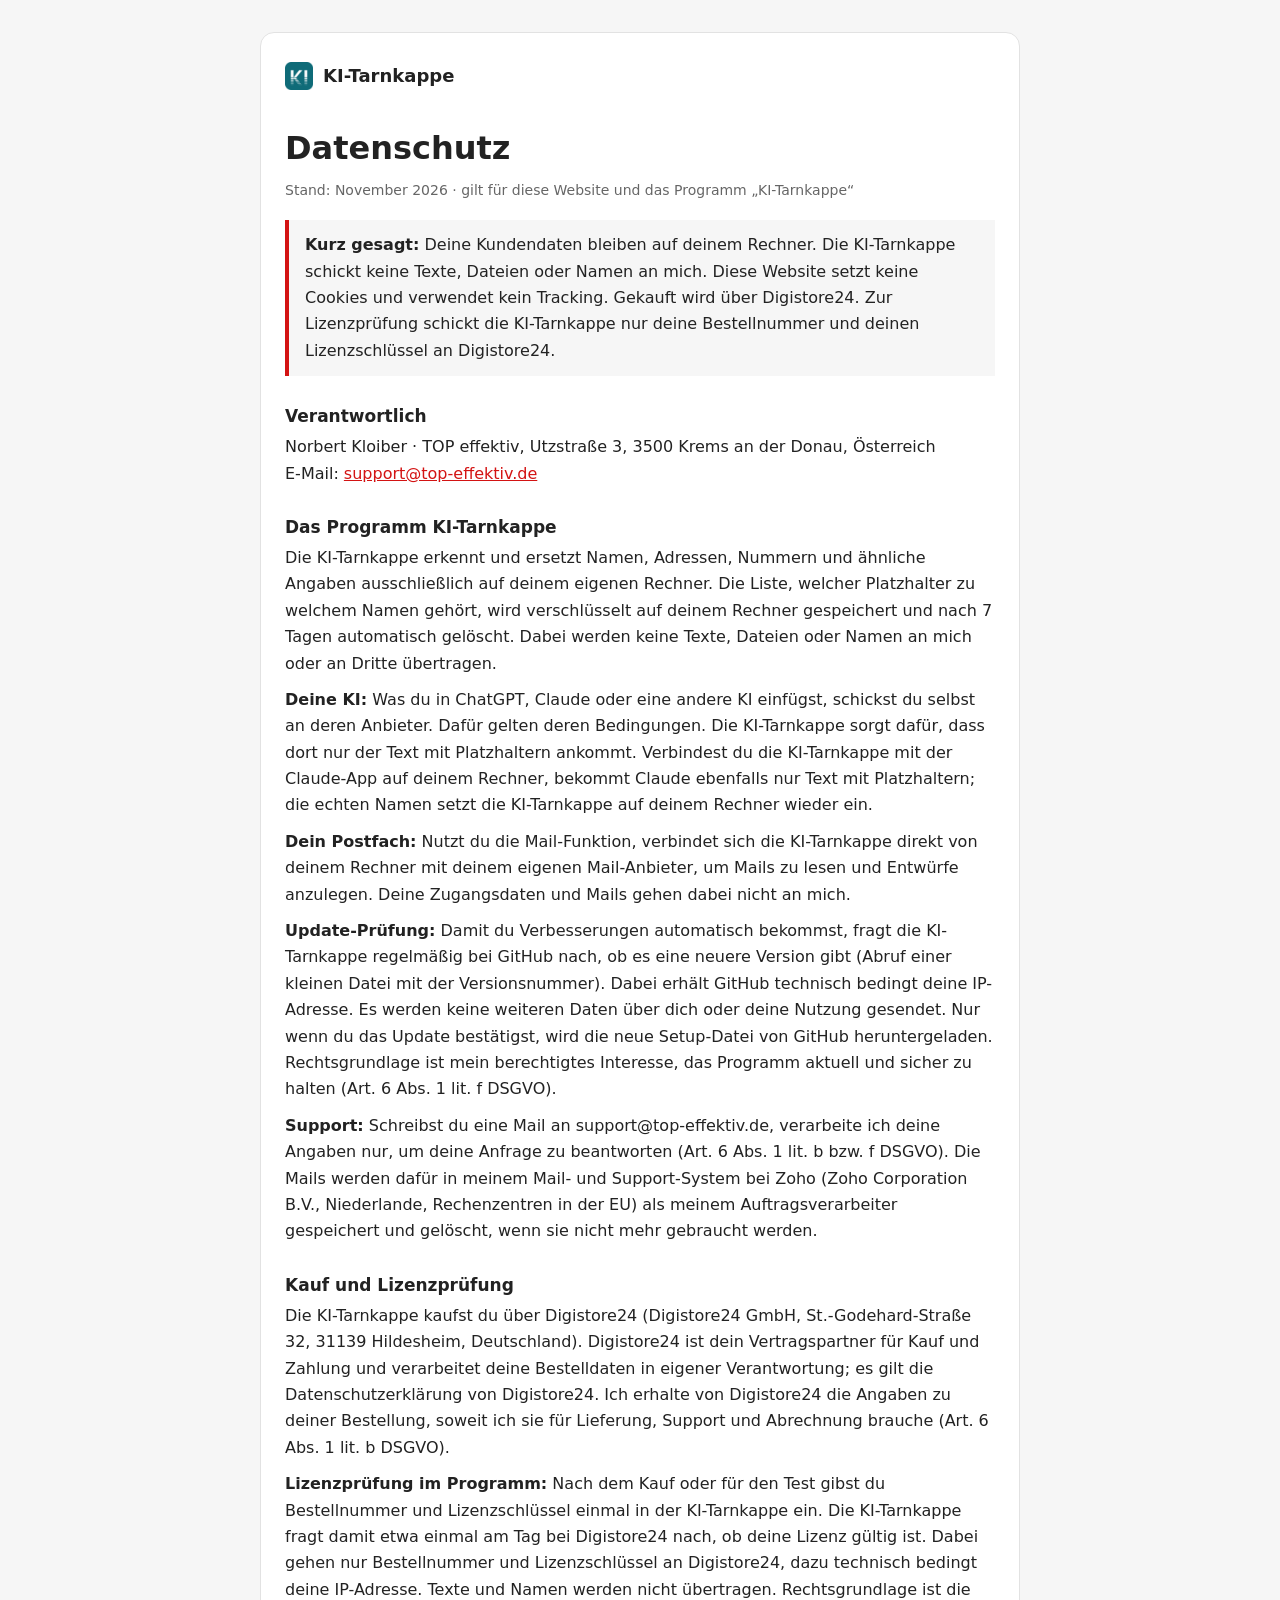
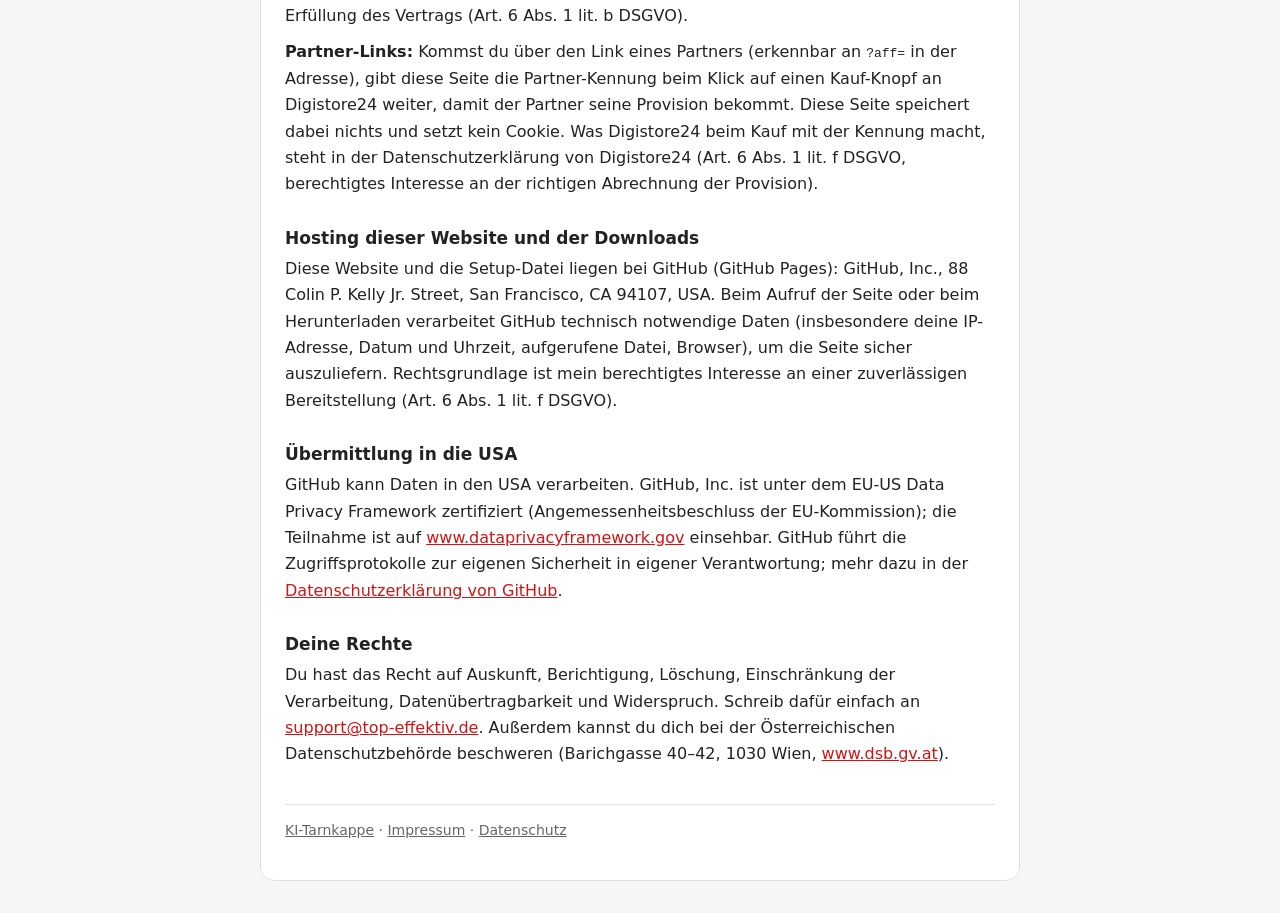
<file: datenschutz.html>
<!doctype html>
<html lang="de">
<head>
<meta charset="utf-8">
<meta name="viewport" content="width=device-width, initial-scale=1">
<title>Datenschutz – KI-Tarnkappe</title>
<link rel="icon" href="bilder/logo.png">
<link rel="stylesheet" href="recht.css">
</head>
<body>
<main>
  <a class="marke" href="./"><img src="bilder/logo.png" alt="">KI-Tarnkappe</a>
  <h1>Datenschutz</h1>
  <p class="leise">Stand: November 2026 · gilt für diese Website und das Programm „KI-Tarnkappe“</p>

  <p class="kurz"><b>Kurz gesagt:</b> Deine Kundendaten bleiben auf deinem Rechner. Die KI-Tarnkappe schickt keine Texte, Dateien oder Namen an mich. Diese Website setzt keine Cookies und verwendet kein Tracking. Gekauft wird über Digistore24. Zur Lizenzprüfung schickt die KI-Tarnkappe nur deine Bestellnummer und deinen Lizenzschlüssel an Digistore24.</p>

  <h2>Verantwortlich</h2>
  <p>Norbert Kloiber · TOP effektiv, Utzstraße 3, 3500 Krems an der Donau, Österreich<br>
     E-Mail: <a href="mailto:support@top-effektiv.de">support@top-effektiv.de</a></p>

  <h2>Das Programm KI-Tarnkappe</h2>
  <p>Die KI-Tarnkappe erkennt und ersetzt Namen, Adressen, Nummern und ähnliche Angaben ausschließlich auf deinem eigenen Rechner. Die Liste, welcher Platzhalter zu welchem Namen gehört, wird verschlüsselt auf deinem Rechner gespeichert und nach 7 Tagen automatisch gelöscht. Dabei werden keine Texte, Dateien oder Namen an mich oder an Dritte übertragen.</p>
  <p><b>Deine KI:</b> Was du in ChatGPT, Claude oder eine andere KI einfügst, schickst du selbst an deren Anbieter. Dafür gelten deren Bedingungen. Die KI-Tarnkappe sorgt dafür, dass dort nur der Text mit Platzhaltern ankommt. Verbindest du die KI-Tarnkappe mit der Claude-App auf deinem Rechner, bekommt Claude ebenfalls nur Text mit Platzhaltern; die echten Namen setzt die KI-Tarnkappe auf deinem Rechner wieder ein.</p>
  <p><b>Dein Postfach:</b> Nutzt du die Mail-Funktion, verbindet sich die KI-Tarnkappe direkt von deinem Rechner mit deinem eigenen Mail-Anbieter, um Mails zu lesen und Entwürfe anzulegen. Deine Zugangsdaten und Mails gehen dabei nicht an mich.</p>
  <p><b>Update-Prüfung:</b> Damit du Verbesserungen automatisch bekommst, fragt die KI-Tarnkappe regelmäßig bei GitHub nach, ob es eine neuere Version gibt (Abruf einer kleinen Datei mit der Versionsnummer). Dabei erhält GitHub technisch bedingt deine IP-Adresse. Es werden keine weiteren Daten über dich oder deine Nutzung gesendet. Nur wenn du das Update bestätigst, wird die neue Setup-Datei von GitHub heruntergeladen. Rechtsgrundlage ist mein berechtigtes Interesse, das Programm aktuell und sicher zu halten (Art. 6 Abs. 1 lit. f DSGVO).</p>
  <p><b>Support:</b> Schreibst du eine Mail an support@top-effektiv.de, verarbeite ich deine Angaben nur, um deine Anfrage zu beantworten (Art. 6 Abs. 1 lit. b bzw. f DSGVO). Die Mails werden dafür in meinem Mail- und Support-System bei Zoho (Zoho Corporation B.V., Niederlande, Rechenzentren in der EU) als meinem Auftragsverarbeiter gespeichert und gelöscht, wenn sie nicht mehr gebraucht werden.</p>

  <h2>Kauf und Lizenzprüfung</h2>
  <p>Die KI-Tarnkappe kaufst du über Digistore24 (Digistore24 GmbH, St.-Godehard-Straße 32, 31139 Hildesheim, Deutschland). Digistore24 ist dein Vertragspartner für Kauf und Zahlung und verarbeitet deine Bestelldaten in eigener Verantwortung; es gilt die Datenschutzerklärung von Digistore24. Ich erhalte von Digistore24 die Angaben zu deiner Bestellung, soweit ich sie für Lieferung, Support und Abrechnung brauche (Art. 6 Abs. 1 lit. b DSGVO).</p>
  <p><b>Lizenzprüfung im Programm:</b> Nach dem Kauf oder für den Test gibst du Bestellnummer und Lizenzschlüssel einmal in der KI-Tarnkappe ein. Die KI-Tarnkappe fragt damit etwa einmal am Tag bei Digistore24 nach, ob deine Lizenz gültig ist. Dabei gehen nur Bestellnummer und Lizenzschlüssel an Digistore24, dazu technisch bedingt deine IP-Adresse. Texte und Namen werden nicht übertragen. Rechtsgrundlage ist die Erfüllung des Vertrags (Art. 6 Abs. 1 lit. b DSGVO).</p>
  <p><b>Partner-Links:</b> Kommst du über den Link eines Partners (erkennbar an <code>?aff=</code> in der Adresse), gibt diese Seite die Partner-Kennung beim Klick auf einen Kauf-Knopf an Digistore24 weiter, damit der Partner seine Provision bekommt. Diese Seite speichert dabei nichts und setzt kein Cookie. Was Digistore24 beim Kauf mit der Kennung macht, steht in der Datenschutzerklärung von Digistore24 (Art. 6 Abs. 1 lit. f DSGVO, berechtigtes Interesse an der richtigen Abrechnung der Provision).</p>

  <h2>Hosting dieser Website und der Downloads</h2>
  <p>Diese Website und die Setup-Datei liegen bei GitHub (GitHub Pages): GitHub, Inc., 88 Colin P. Kelly Jr. Street, San Francisco, CA 94107, USA. Beim Aufruf der Seite oder beim Herunterladen verarbeitet GitHub technisch notwendige Daten (insbesondere deine IP-Adresse, Datum und Uhrzeit, aufgerufene Datei, Browser), um die Seite sicher auszuliefern. Rechtsgrundlage ist mein berechtigtes Interesse an einer zuverlässigen Bereitstellung (Art. 6 Abs. 1 lit. f DSGVO).</p>

  <h2>Übermittlung in die USA</h2>
  <p>GitHub kann Daten in den USA verarbeiten. GitHub, Inc. ist unter dem EU-US Data Privacy Framework zertifiziert (Angemessenheitsbeschluss der EU-Kommission); die Teilnahme ist auf <a href="https://www.dataprivacyframework.gov">www.dataprivacyframework.gov</a> einsehbar. GitHub führt die Zugriffsprotokolle zur eigenen Sicherheit in eigener Verantwortung; mehr dazu in der <a href="https://docs.github.com/de/site-policy/privacy-policies/github-general-privacy-statement">Datenschutzerklärung von GitHub</a>.</p>

  <h2>Deine Rechte</h2>
  <p>Du hast das Recht auf Auskunft, Berichtigung, Löschung, Einschränkung der Verarbeitung, Datenübertragbarkeit und Widerspruch. Schreib dafür einfach an <a href="mailto:support@top-effektiv.de">support@top-effektiv.de</a>. Außerdem kannst du dich bei der Österreichischen Datenschutzbehörde beschweren (Barichgasse 40–42, 1030 Wien, <a href="https://www.dsb.gv.at">www.dsb.gv.at</a>).</p>

  <p class="fuss"><a href="./">KI-Tarnkappe</a> · <a href="impressum.html">Impressum</a> · <a href="datenschutz.html">Datenschutz</a></p>
</main>
</body>
</html>
</file>
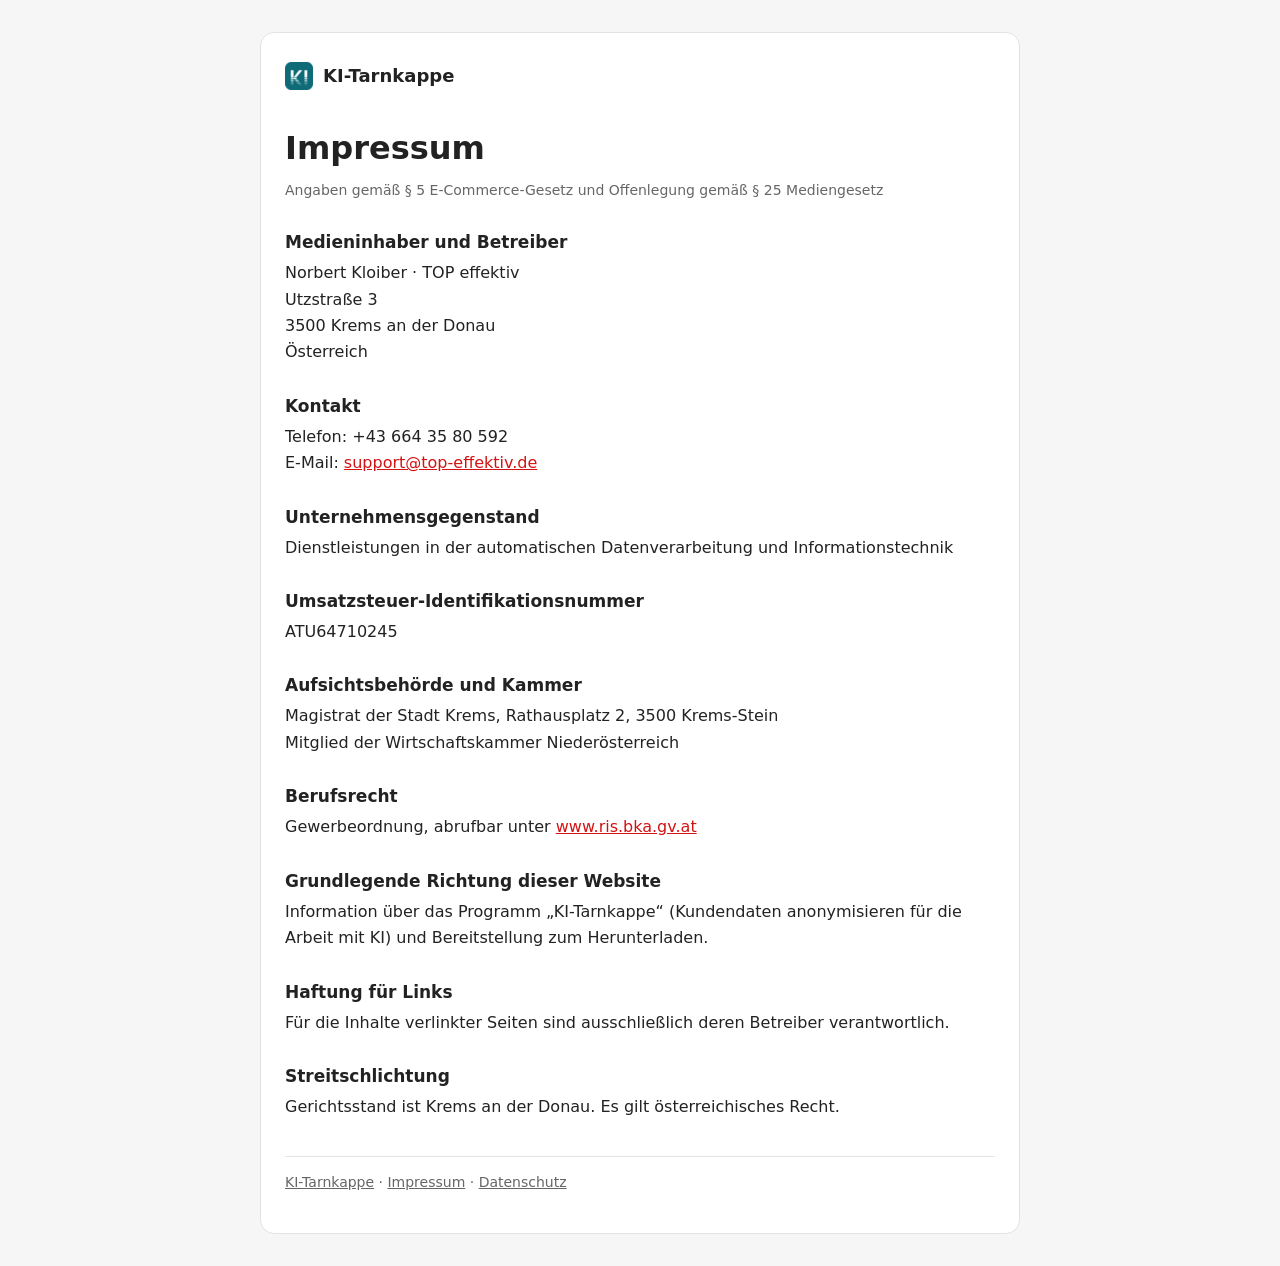
<file: impressum.html>
<!doctype html>
<html lang="de">
<head>
<meta charset="utf-8">
<meta name="viewport" content="width=device-width, initial-scale=1">
<title>Impressum – KI-Tarnkappe</title>
<link rel="icon" href="bilder/logo.png">
<link rel="stylesheet" href="recht.css">
</head>
<body>
<main>
  <a class="marke" href="./"><img src="bilder/logo.png" alt="">KI-Tarnkappe</a>
  <h1>Impressum</h1>
  <p class="leise">Angaben gemäß § 5 E-Commerce-Gesetz und Offenlegung gemäß § 25 Mediengesetz</p>

  <h2>Medieninhaber und Betreiber</h2>
  <p>Norbert Kloiber · TOP effektiv<br>Utzstraße 3<br>3500 Krems an der Donau<br>Österreich</p>

  <h2>Kontakt</h2>
  <p>Telefon: +43 664 35 80 592<br>E-Mail: <a href="mailto:support@top-effektiv.de">support@top-effektiv.de</a></p>

  <h2>Unternehmensgegenstand</h2>
  <p>Dienstleistungen in der automatischen Datenverarbeitung und Informationstechnik</p>

  <h2>Umsatzsteuer-Identifikationsnummer</h2>
  <p>ATU64710245</p>

  <h2>Aufsichtsbehörde und Kammer</h2>
  <p>Magistrat der Stadt Krems, Rathausplatz 2, 3500 Krems-Stein<br>Mitglied der Wirtschaftskammer Niederösterreich</p>

  <h2>Berufsrecht</h2>
  <p>Gewerbeordnung, abrufbar unter <a href="https://www.ris.bka.gv.at">www.ris.bka.gv.at</a></p>

  <h2>Grundlegende Richtung dieser Website</h2>
  <p>Information über das Programm „KI-Tarnkappe“ (Kundendaten anonymisieren für die Arbeit mit KI) und Bereitstellung zum Herunterladen.</p>

  <h2>Haftung für Links</h2>
  <p>Für die Inhalte verlinkter Seiten sind ausschließlich deren Betreiber verantwortlich.</p>

  <h2>Streitschlichtung</h2>
  <p>Gerichtsstand ist Krems an der Donau. Es gilt österreichisches Recht.</p>

  <p class="fuss"><a href="./">KI-Tarnkappe</a> · <a href="impressum.html">Impressum</a> · <a href="datenschutz.html">Datenschutz</a></p>
</main>
</body>
</html>
</file>
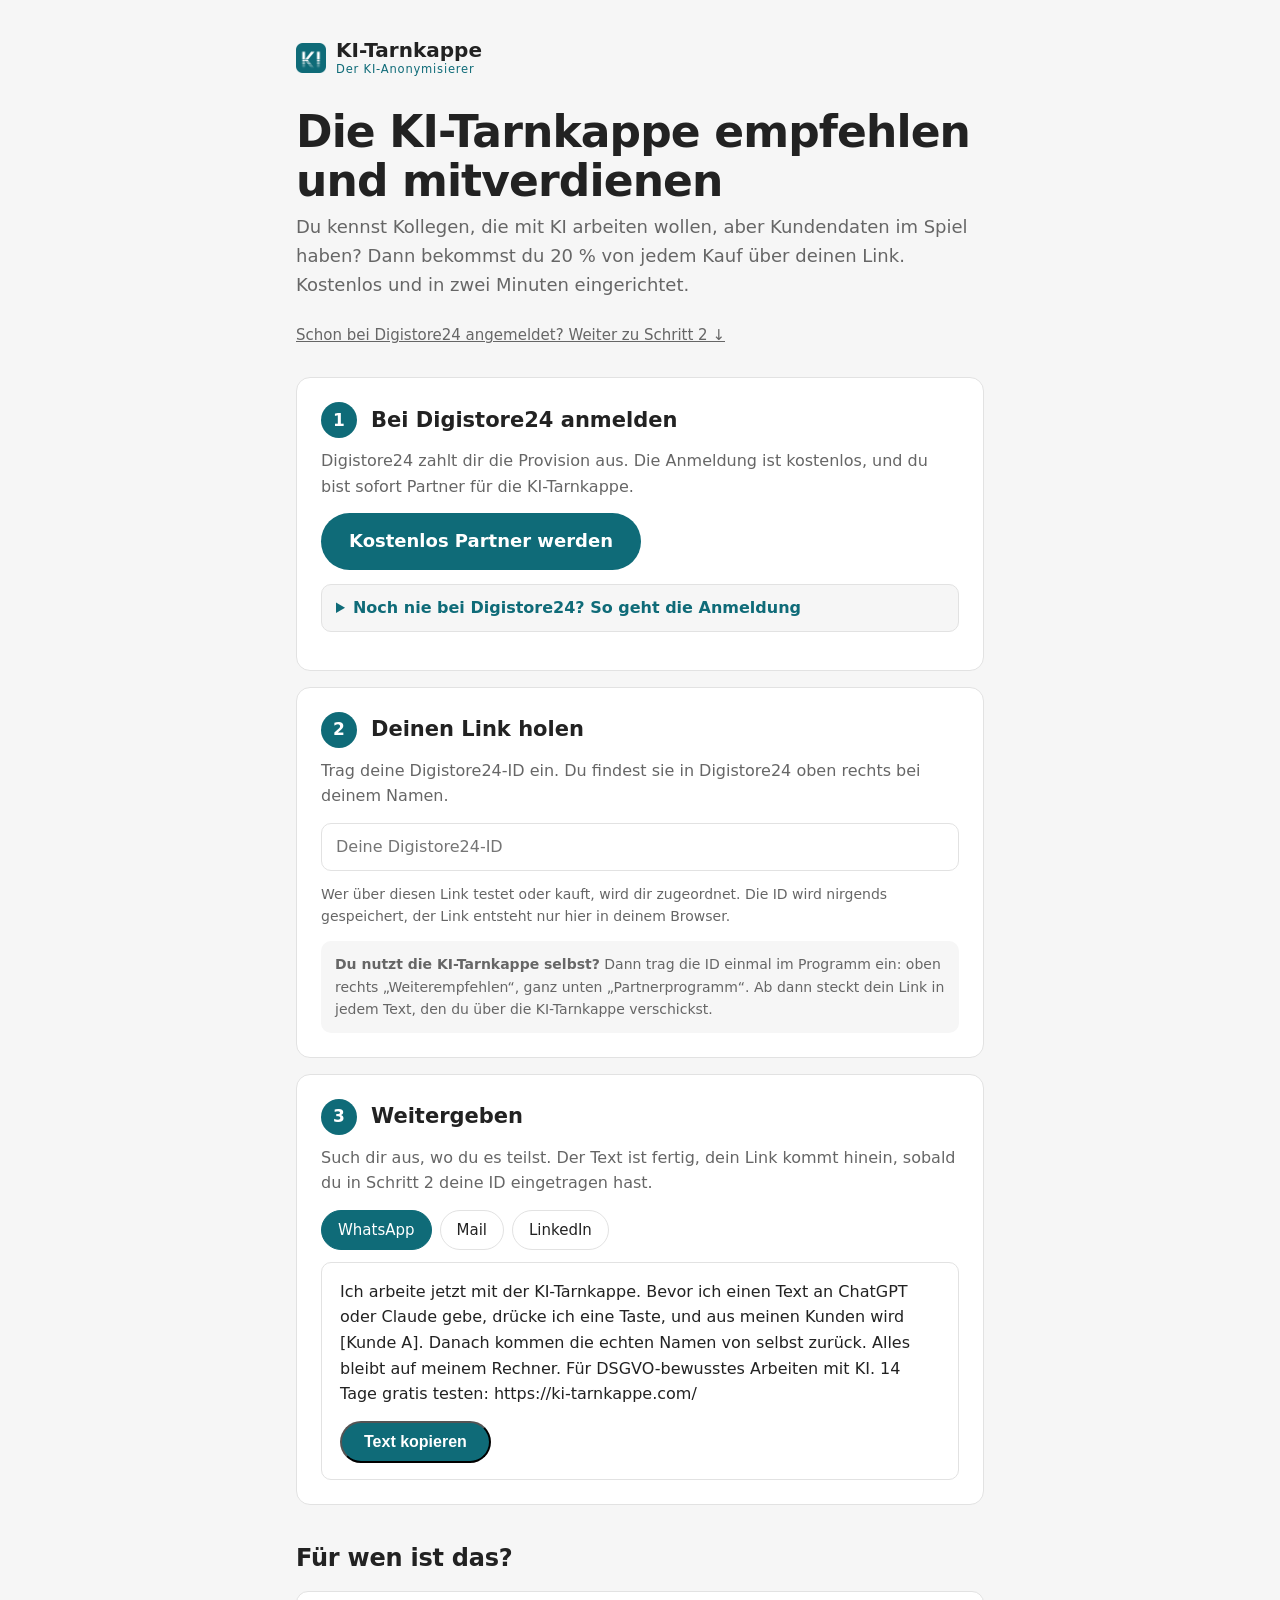
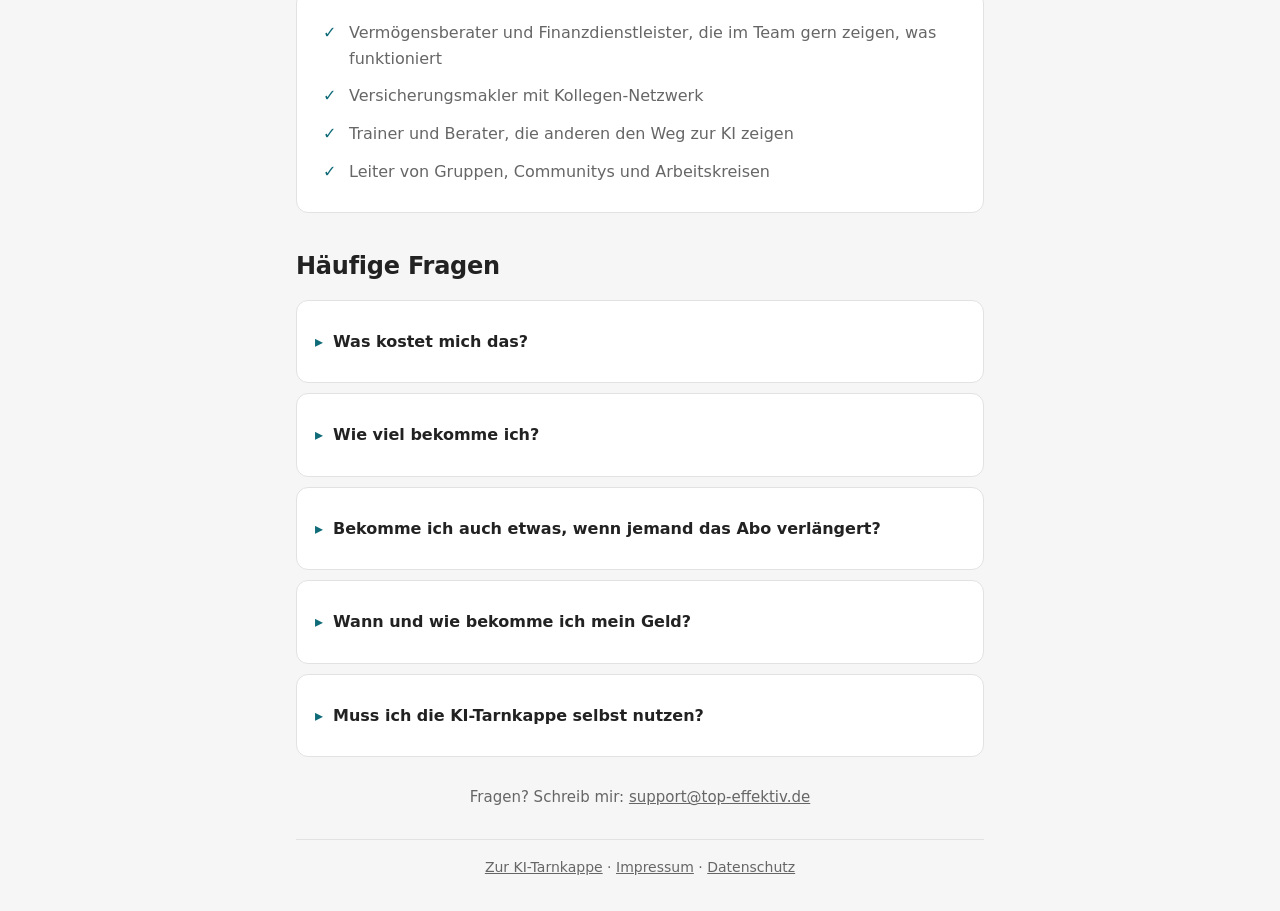
<file: partner.html>
<!doctype html>
<html lang="de">
<head>
<meta charset="utf-8">
<meta name="viewport" content="width=device-width, initial-scale=1">
<title>KI-Tarnkappe Partner werden</title>
<meta name="description" content="Die KI-Tarnkappe weiterempfehlen und 20 % von jedem Kauf bekommen. Kostenlos, in zwei Minuten eingerichtet, abgerechnet über Digistore24.">
<link rel="icon" href="bilder/logo.png">
<link rel="stylesheet" href="kauf.css?v=2">
<style>
  .eingabe { display: flex; flex-wrap: wrap; gap: 10px; align-items: center; margin: 4px 0 12px; }
  .eingabe input { flex: 1 1 220px; font: inherit; font-size: 16px; padding: 10px 14px; border: 1px solid var(--linie);
                   border-radius: 10px; background: var(--karte); color: var(--text); }
  .eingabe input:focus { outline: none; border-color: var(--rot); }
  #mein-link { font-family: Consolas, monospace; font-size: 15px; overflow-wrap: anywhere; }
  .link-zeile { display: none; grid-template-columns: 1fr auto; gap: 10px; align-items: center; padding: 10px 0 0;
                border-top: 1px solid var(--linie); }
  .link-zeile.da { display: grid; }
  .link-zeile button { font: inherit; font-size: 14px; padding: 5px 12px; border: 1px solid var(--linie); border-radius: 999px;
                       background: transparent; color: var(--text); cursor: pointer; }
  .abschnitt { font-size: 24px; margin: 34px 0 14px; letter-spacing: -.01em; }
  .schritte { display: grid; grid-template-columns: repeat(3, 1fr); gap: 14px; margin-bottom: 14px; }
  .schritt { background: var(--karte); border: 1px solid var(--linie); border-radius: 12px; padding: 18px 18px 20px; }
  .schritt svg { display: block; width: 100%; height: 84px; margin: 0 0 10px; }
  .schritt .strich { fill: none; stroke: var(--text); stroke-width: 3; stroke-linecap: round; stroke-linejoin: round; }
  .schritt .akzent { fill: none; stroke: var(--rot); stroke-width: 3; stroke-linecap: round; stroke-linejoin: round; }
  .schritt .nr { width: 24px; height: 24px; font-size: 13px; background: var(--rot); color: #fff; }
  .schritt h3 { font-size: 17px; margin: 8px 0 4px; }
  .schritt p { margin: 0; color: var(--leise); font-size: 15px; }
  .haken { list-style: none; margin: 0; padding: 0; }
  .haken li { position: relative; padding: 6px 0 6px 30px; color: var(--leise); font-size: 16px; }
  .haken li::before { content: "✓"; position: absolute; left: 4px; color: var(--rot); font-weight: 700; }
  .fragen details { background: var(--karte); border: 1px solid var(--linie); border-radius: 12px; padding: 14px 18px; margin-bottom: 10px; }
  .fragen summary { cursor: pointer; font-weight: 600; }
  .fragen p { margin: 10px 0 0; color: var(--leise); }
  .zweig { color: var(--leise); margin-top: 28px; }
  main > footer { margin-top: 30px; padding-top: 16px; border-top: 1px solid var(--linie); font-size: 14px; color: var(--leise); }
  .neu { border: 1px solid var(--linie); border-radius: 10px; padding: 10px 14px; margin: 0 0 14px; background: var(--grund); }
  .neu summary { cursor: pointer; font-weight: 600; color: var(--rot); }
  .neu-inhalt { display: grid; grid-template-columns: 200px 1fr; gap: 18px; align-items: start; margin-top: 12px; }
  .neu-inhalt img { width: 100%; height: auto; border-radius: 8px; border: 1px solid var(--linie); }
  .neu-inhalt ol { margin: 0; padding-left: 20px; color: var(--leise); font-size: 15px; }
  .neu-inhalt li { margin-bottom: 6px; }
  .neu-inhalt .klein { grid-column: 1 / -1; margin: 0; }
  .cta-zeile { display: flex; flex-wrap: wrap; align-items: center; gap: 14px 22px; margin: 0 0 30px; }
  .leise-link { color: var(--leise); font-size: 15px; }
  .schritt-block { background: var(--karte); border: 1px solid var(--linie); border-radius: 14px; padding: 24px; margin-bottom: 16px; }
  .schritt-block > p { color: var(--leise); margin: 0 0 14px; }
  .schritt-kopf { display: flex; align-items: center; gap: 14px; margin-bottom: 10px; }
  .schritt-kopf h2 { margin: 0; font-size: 21px; }
  .gross-nr { flex: none; width: 36px; height: 36px; border-radius: 50%; background: var(--rot); color: #fff; font-weight: 700;
              display: inline-flex; align-items: center; justify-content: center; font-size: 17px; }
  .schritt-block > .knopf { margin-bottom: 14px; }
  .tipp { background: var(--grund); border-radius: 10px; padding: 12px 14px; font-size: 14px; color: var(--leise); }
  .reiter { display: flex; gap: 8px; margin: 4px 0 12px; flex-wrap: wrap; }
  .reiter-knopf { font: inherit; font-size: 15px; padding: 7px 16px; border: 1px solid var(--linie); border-radius: 999px;
                  background: transparent; color: var(--text); cursor: pointer; }
  .reiter-knopf.aktiv { background: var(--rot); border-color: var(--rot); color: #fff; }
  .vorlage-box { border: 1px solid var(--linie); border-radius: 10px; padding: 16px 18px; }
  .vorlage-box .vorlage { margin: 0 0 14px; color: var(--text); }
  .vorlage-box .knopf { font-size: 16px; padding: 10px 22px; }
  html { scroll-behavior: smooth; }
  @media (max-width: 640px) { .neu-inhalt { grid-template-columns: 1fr; } .neu-inhalt img { max-width: 260px; } }
  @media (max-width: 640px) { .schritte { grid-template-columns: 1fr; } .schritt svg { height: 70px; } }
</style>
</head>
<body>
<main>
  <a class="marke" href="./"><img src="bilder/logo.png" alt=""><span class="marke-text">KI-Tarnkappe<small>Der KI-Anonymisierer</small></span></a>

  <h1>Die KI-Tarnkappe empfehlen und mitverdienen</h1>
  <p class="unter">Du kennst Kollegen, die mit KI arbeiten wollen, aber Kundendaten im Spiel haben? Dann bekommst du 20&nbsp;% von jedem Kauf über deinen Link. Kostenlos und in zwei Minuten eingerichtet.</p>
  <div class="cta-zeile">
    <a class="leise-link" href="#schritt-2">Schon bei Digistore24 angemeldet? Weiter zu Schritt 2 ↓</a>
  </div>

  <section class="schritt-block" id="schritt-1">
    <div class="schritt-kopf"><span class="gross-nr">1</span><h2>Bei Digistore24 anmelden</h2></div>
    <p>Digistore24 zahlt dir die Provision aus. Die Anmeldung ist kostenlos, und du bist sofort Partner für die KI-Tarnkappe.</p>
    <a class="knopf" href="https://www.digistore24.com/signup/768236,768239/" target="_blank" rel="noopener">Kostenlos Partner werden</a>
    <details class="neu">
      <summary>Noch nie bei Digistore24? So geht die Anmeldung</summary>
      <div class="neu-inhalt">
        <img src="bilder/partner-digistore-anmeldung.jpg" alt="Anmeldung bei Digistore24: oben „Bewerben, als Affiliate verdienen“ auswählen" width="370" height="500">
        <ol>
          <li>Ein Fenster zu Cookies erscheint: <b>„Nur notwendige“</b> reicht.</li>
          <li>Bei „Ich möchte …“ auf <b>„Bewerben“</b> klicken (Als Affiliate verdienen). Nicht „Verkaufen“.</li>
          <li>Vorname, Nachname, Mail und ein Passwort eintragen, dann <b>„Weiter“</b>.</li>
          <li>Bei <b>„Öffentliche ID“</b> denkst du dir deinen Namen bei Digistore24 aus, zum Beispiel deinen Nachnamen. Das ist deine Digistore24-ID, merk sie dir: Du brauchst sie gleich in Schritt 2.</li>
          <li>Land wählen, den Nutzungsbedingungen zustimmen, <b>„Konto erstellen“</b>. Die Marketing-Mails von Digistore24 kannst du leer lassen.</li>
        </ol>
      </div>
    </details>
  </section>

  <section class="schritt-block" id="schritt-2">
    <div class="schritt-kopf"><span class="gross-nr">2</span><h2>Deinen Link holen</h2></div>
    <p>Trag deine Digistore24-ID ein. Du findest sie in Digistore24 oben rechts bei deinem Namen.</p>
    <div class="eingabe"><input id="id" type="text" placeholder="Deine Digistore24-ID" autocomplete="off" spellcheck="false"></div>
    <div class="link-zeile" id="link-zeile"><span id="mein-link"></span><button type="button" id="kopieren">Kopieren</button></div>
    <p class="klein">Wer über diesen Link testet oder kauft, wird dir zugeordnet. Die ID wird nirgends gespeichert, der Link entsteht nur hier in deinem Browser.</p>
    <div class="tipp"><b>Du nutzt die KI-Tarnkappe selbst?</b> Dann trag die ID einmal im Programm ein: oben rechts „Weiterempfehlen“, ganz unten „Partnerprogramm“. Ab dann steckt dein Link in jedem Text, den du über die KI-Tarnkappe verschickst.</div>
  </section>

  <section class="schritt-block" id="schritt-3">
    <div class="schritt-kopf"><span class="gross-nr">3</span><h2>Weitergeben</h2></div>
    <p>Such dir aus, wo du es teilst. Der Text ist fertig, <span id="hinweis-link">dein Link kommt hinein, sobald du in Schritt 2 deine ID eingetragen hast.</span></p>
    <div class="reiter" role="tablist">
      <button type="button" class="reiter-knopf aktiv" data-ziel="kurz">WhatsApp</button>
      <button type="button" class="reiter-knopf" data-ziel="mail">Mail</button>
      <button type="button" class="reiter-knopf" data-ziel="beitrag">LinkedIn</button>
    </div>
    <div class="vorlage-box">
      <p class="vorlage" data-art="kurz">Ich arbeite jetzt mit der KI-Tarnkappe. Bevor ich einen Text an ChatGPT oder Claude gebe, drücke ich eine Taste, und aus meinen Kunden wird [Kunde A]. Danach kommen die echten Namen von selbst zurück. Alles bleibt auf meinem Rechner. Für DSGVO-bewusstes Arbeiten mit KI. 14 Tage gratis testen: <span class="lnk">https://ki-tarnkappe.com/</span></p>
      <p class="vorlage" data-art="mail" hidden style="white-space: pre-line">Betreff: Tipp: KI nutzen, ohne Kundendaten preiszugeben

[Vorname],

du weißt, wie das ist: Die KI könnte uns viel Schreibarbeit abnehmen, aber in jeder Mail und jedem Gesprächsprotokoll stehen Kundennamen, Adressen und Policennummern.

Ich nutze dafür jetzt die KI-Tarnkappe. Text kopieren, eine Taste, und aus Anna Schulze wird [Kunde A], aus der Policennummer [Police A]. Damit arbeitet ChatGPT, Claude, Copilot oder Gemini. Mit der zweiten Taste stehen die echten Namen wieder drin. Die Kundendaten verlassen dabei nie den Rechner.

Für DSGVO-bewusstes Arbeiten mit KI. Du kannst sie 14 Tage gratis testen: <span class="lnk">https://ki-tarnkappe.com/</span>

Herzliche Grüße
[Dein Name]</p>
      <p class="vorlage" data-art="beitrag" hidden>Viele in unserer Branche würden gern mit KI arbeiten. Was sie bremst: die Kundendaten. Ich nutze dafür die KI-Tarnkappe. Text kopieren, eine Taste, und Namen, Adressen, IBAN und Policennummern werden zu Platzhaltern wie [Kunde A]. Die KI arbeitet damit, und mit der zweiten Taste stehen die echten Namen wieder drin. Die Daten verlassen nie den Rechner. Für DSGVO-bewusstes Arbeiten mit KI. <span class="lnk">https://ki-tarnkappe.com/</span></p>
      <button type="button" class="knopf" id="text-kopieren">Text kopieren</button>
    </div>
  </section>

  <h2 class="abschnitt">Für wen ist das?</h2>
  <div class="karte">
    <ul class="haken">
      <li>Vermögensberater und Finanzdienstleister, die im Team gern zeigen, was funktioniert</li>
      <li>Versicherungsmakler mit Kollegen-Netzwerk</li>
      <li>Trainer und Berater, die anderen den Weg zur KI zeigen</li>
      <li>Leiter von Gruppen, Communitys und Arbeitskreisen</li>
    </ul>
  </div>

  <h2 class="abschnitt">Häufige Fragen</h2>
  <div class="fragen">
    <details><summary>Was kostet mich das?</summary><p>Nichts. Die Anmeldung bei Digistore24 ist kostenlos, du gehst keine Verpflichtung ein.</p></details>
    <details><summary>Wie viel bekomme ich?</summary><p>20&nbsp;% von jedem Kauf über deinen Link. Digistore24 rechnet vom Betrag ohne Mehrwertsteuer und ohne seine Gebühr. Beim Einmalkauf sind das rund 12&nbsp;€.</p></details>
    <details><summary>Bekomme ich auch etwas, wenn jemand das Abo verlängert?</summary><p>Ja. Bei jeder Verlängerung im Jahres-Abo bekommst du wieder deine 20&nbsp;%.</p></details>
    <details><summary>Wann und wie bekomme ich mein Geld?</summary><p>Digistore24 rechnet die Provision ab und zahlt sie direkt an dich aus. Deine Verkäufe siehst du jederzeit in deinem Digistore24-Konto.</p></details>
    <details><summary>Muss ich die KI-Tarnkappe selbst nutzen?</summary><p>Nein. Es hilft aber sehr: Wer erzählen kann, wofür er sie selbst nutzt, überzeugt am meisten.</p></details>
  </div>

  <p class="zweig">Fragen? Schreib mir: <a href="mailto:support@top-effektiv.de">support@top-effektiv.de</a></p>

  <footer>
    <a href="./">Zur KI-Tarnkappe</a> · <a href="impressum.html">Impressum</a> · <a href="datenschutz.html">Datenschutz</a>
  </footer>
</main>
<script>
  // Aus der Digistore24-ID den eigenen Link bauen und in die Texte setzen. Nichts wird gespeichert oder verschickt
  (function () {
    var basis = "https://ki-tarnkappe.com/";
    var feld = document.getElementById("id"), zeile = document.getElementById("link-zeile"),
        link = document.getElementById("mein-link"), knopf = document.getElementById("kopieren");
    function setzen(adresse) {
      document.querySelectorAll(".lnk").forEach(function (s) { s.textContent = adresse; });
    }
    feld.addEventListener("input", function () {
      var id = feld.value.trim();
      var gut = /^[A-Za-z0-9_.-]{2,40}$/.test(id);
      var adresse = gut ? basis + "?aff=" + id : basis;
      zeile.classList.toggle("da", gut);
      link.textContent = gut ? adresse : "";
      setzen(adresse);
      document.getElementById("hinweis-link").textContent = gut ? "dein Link steckt schon drin." : "dein Link kommt hinein, sobald du in Schritt 2 deine ID eingetragen hast.";
    });
    function kopiere(text, k, alt) {
      navigator.clipboard.writeText(text).then(function () {
        k.textContent = "Kopiert ✓";
        setTimeout(function () { k.textContent = alt; }, 1800);
      });
    }
    knopf.addEventListener("click", function () { kopiere(link.textContent, knopf, "Kopieren"); });
    var aktiv = "kurz", textKnopf = document.getElementById("text-kopieren");
    document.querySelectorAll(".reiter-knopf").forEach(function (r) {
      r.addEventListener("click", function () {
        aktiv = r.dataset.ziel;
        document.querySelectorAll(".reiter-knopf").forEach(function (x) { x.classList.toggle("aktiv", x === r); });
        document.querySelectorAll(".vorlage").forEach(function (v) { v.hidden = v.dataset.art !== aktiv; });
      });
    });
    textKnopf.addEventListener("click", function () {
      var p = document.querySelector('.vorlage[data-art="' + aktiv + '"]');
      kopiere(p.textContent.trim(), textKnopf, "Text kopieren");
    });
  })();
</script>
</body>
</html>
</file>
<file: kauf.css>
/* Gemeinsamer Look für Dankeseite, Hilfe und Stream-Deck-Seite */
:root {
  --rot: #0F6B78; --rot-dunkel: #0A4F59;
  --text: #222; --leise: #666; --linie: #E2E2E2; --grund: #F6F6F6; --karte: #fff;
}
@media (prefers-color-scheme: dark) {
  :root { --text: #EEE; --leise: #AAA; --linie: #333; --grund: #161616; --karte: #1F1F1F; }
}
* { box-sizing: border-box; }
body { margin: 0; font-family: "Segoe UI", system-ui, -apple-system, Roboto, Arial, sans-serif;
       color: var(--text); background: var(--grund); line-height: 1.6; }
a { color: inherit; }
main { max-width: 720px; margin: 0 auto; padding: 40px 16px 32px; }
.marke { display: inline-flex; align-items: center; gap: 10px; font-weight: 700; font-size: 20px; text-decoration: none; }
.marke img { width: 30px; height: 30px; }
.marke-text { display: flex; flex-direction: column; line-height: 1.05; }
.marke-text small { font-size: 11.5px; font-weight: 400; color: var(--rot); letter-spacing: .07em; margin-top: 2px; }
h1 { font-size: clamp(30px, 5vw, 44px); line-height: 1.1; margin: 28px 0 8px; letter-spacing: -.02em; }
.unter { color: var(--leise); font-size: 18px; margin: 0 0 24px; }
.karte { background: var(--karte); border: 1px solid var(--linie); border-radius: 12px; padding: 22px; margin-bottom: 14px; }
.karte h2 { margin: 0 0 6px; font-size: 20px; display: flex; align-items: center; gap: 10px; }
.nr { flex: none; width: 28px; height: 28px; border-radius: 50%; background: var(--text); color: var(--karte);
      font-size: 15px; display: inline-flex; align-items: center; justify-content: center; }
.karte p { margin: 0 0 14px; color: var(--leise); font-size: 16px; }
.karte p:last-child { margin-bottom: 0; }
.knopf { display: inline-flex; align-items: center; gap: 10px; background: var(--rot); color: #fff; text-decoration: none;
         font-weight: 700; font-size: 18px; padding: 14px 28px; border-radius: 999px; }
.knopf:hover { background: var(--rot-dunkel); }
.knopf.zweit { background: transparent; color: var(--text); border: 1px solid var(--linie); font-size: 15px; font-weight: 600; padding: 9px 18px; }
.knopf.zweit:hover { background: var(--grund); }
.klein { font-size: 14px !important; }
.film { display: block; width: 100%; height: auto; border-radius: 10px; border: 1px solid var(--linie); margin-bottom: 10px; background: var(--grund); }
.taste { font-family: Consolas, monospace; background: var(--grund); border: 1px solid var(--linie);
         border-radius: 6px; padding: 1px 7px; font-size: 14px; white-space: nowrap; }
.wert { display: grid; grid-template-columns: 130px 1fr auto; gap: 10px; align-items: center; padding: 8px 0; border-top: 1px solid var(--linie); font-size: 15px; }
.wert code { font-family: Consolas, monospace; font-size: 14px; overflow-wrap: anywhere; }
.wert button { font: inherit; font-size: 14px; padding: 5px 12px; border: 1px solid var(--linie); border-radius: 999px; background: transparent; color: var(--text); cursor: pointer; }
@media (max-width: 560px) { .wert { grid-template-columns: 1fr auto; } .wert span { grid-column: 1 / -1; } }
.gruss { display: flex; align-items: center; gap: 18px; margin: 30px 0 0; padding: 0 22px; }
.gruss > img { flex: none; width: 84px; height: 84px; border-radius: 50%; object-fit: cover; }
.gruss p { margin: 0; }
.gruss-unterschrift { display: block; width: 140px; height: auto; margin: 6px 0 4px; }
@media (prefers-color-scheme: dark) { .gruss-unterschrift { filter: brightness(2.4); } }
.gruss-text { font-size: 19px; font-weight: 600; line-height: 1.4; margin-bottom: 6px !important; }
.gruss-name { color: var(--leise); font-size: 16px; }
.zweig { color: var(--leise); font-size: 15px; text-align: center; margin: 22px 0 0; }
.reihe { display: flex; flex-wrap: wrap; gap: 10px; align-items: center; }
.tastenbild { width: 56px; height: 56px; border-radius: 12px; }
.zugabe { margin-top: 30px; padding: 28px; }
.zugabe ol, #k-mac-oeffnen ol { margin: 0 0 18px; padding-left: 22px; color: var(--leise); font-size: 16px; }
.zugabe .klein { margin-top: 14px; }
.zugabe .noch-keins { border-top: 1px solid var(--linie); margin: 18px 0 0; padding-top: 16px; }
.zugabe .noch-keins + .klein { margin-top: 6px; }
.deck { margin: 4px 0 18px; }
.deck img { display: block; width: 100%; height: auto; border: 1px solid var(--linie); border-radius: 10px; }
.deck figcaption { color: var(--leise); font-size: 14px; margin-top: 8px; }
@media (max-width: 560px) { .zugabe { padding: 22px; } }
.fragen details { background: var(--karte); border: 1px solid var(--linie); border-radius: 10px; margin-bottom: 8px; padding: 0 18px; }
.fragen summary { cursor: pointer; padding: 14px 0; font-weight: 600; list-style: none; }
.fragen summary::-webkit-details-marker { display: none; }
.fragen summary::before { content: "▸"; color: var(--rot); display: inline-block; width: 18px; transition: transform .15s; }
.fragen details[open] summary::before { transform: rotate(90deg); }
.fragen details p { margin: 0 0 14px 18px; color: var(--leise); font-size: 15px; }
footer { border-top: 1px solid var(--linie); margin-top: 28px; padding-top: 18px; color: var(--leise); font-size: 14px; text-align: center; }

.dl { display: flex; flex-wrap: wrap; gap: 10px; align-items: center; }
.dl .knopf svg { width: 18px; height: 18px; fill: currentColor; flex: none; }
#k-mac-oeffnen li { margin-bottom: 6px; }
</file>
<file: recht.css>
:root { --rot: #D31313; --text: #222; --leise: #666; --linie: #E2E2E2; --grund: #F6F6F6; --karte: #fff; }
@media (prefers-color-scheme: dark) { :root { --text: #EEE; --leise: #AAA; --linie: #333; --grund: #161616; --karte: #1F1F1F; } }
* { box-sizing: border-box; }
body { margin: 0; font-family: "Segoe UI", system-ui, -apple-system, Roboto, Arial, sans-serif; color: var(--text);
       background: var(--grund); line-height: 1.65; }
main { max-width: 760px; margin: 32px auto; padding: 28px 24px; background: var(--karte); border: 1px solid var(--linie); border-radius: 14px; }
@media (max-width: 800px) { main { margin: 0; border-radius: 0; border: 0; } }
.marke { display: inline-flex; align-items: center; gap: 10px; font-weight: 700; font-size: 18px; text-decoration: none; color: inherit; }
.marke img { width: 28px; height: 28px; }
h1 { font-size: 32px; margin: 24px 0 4px; }
h2 { font-size: 17px; margin: 26px 0 4px; }
p { margin: 0 0 10px; }
.leise { color: var(--leise); font-size: 14px; }
.kurz { background: var(--grund); border-left: 4px solid var(--rot); padding: 12px 16px; margin-top: 18px; }
a { color: var(--rot); }
.fuss { margin-top: 36px; padding-top: 14px; border-top: 1px solid var(--linie); font-size: 14px; color: var(--leise); }
.fuss a { color: var(--leise); }
</file>
